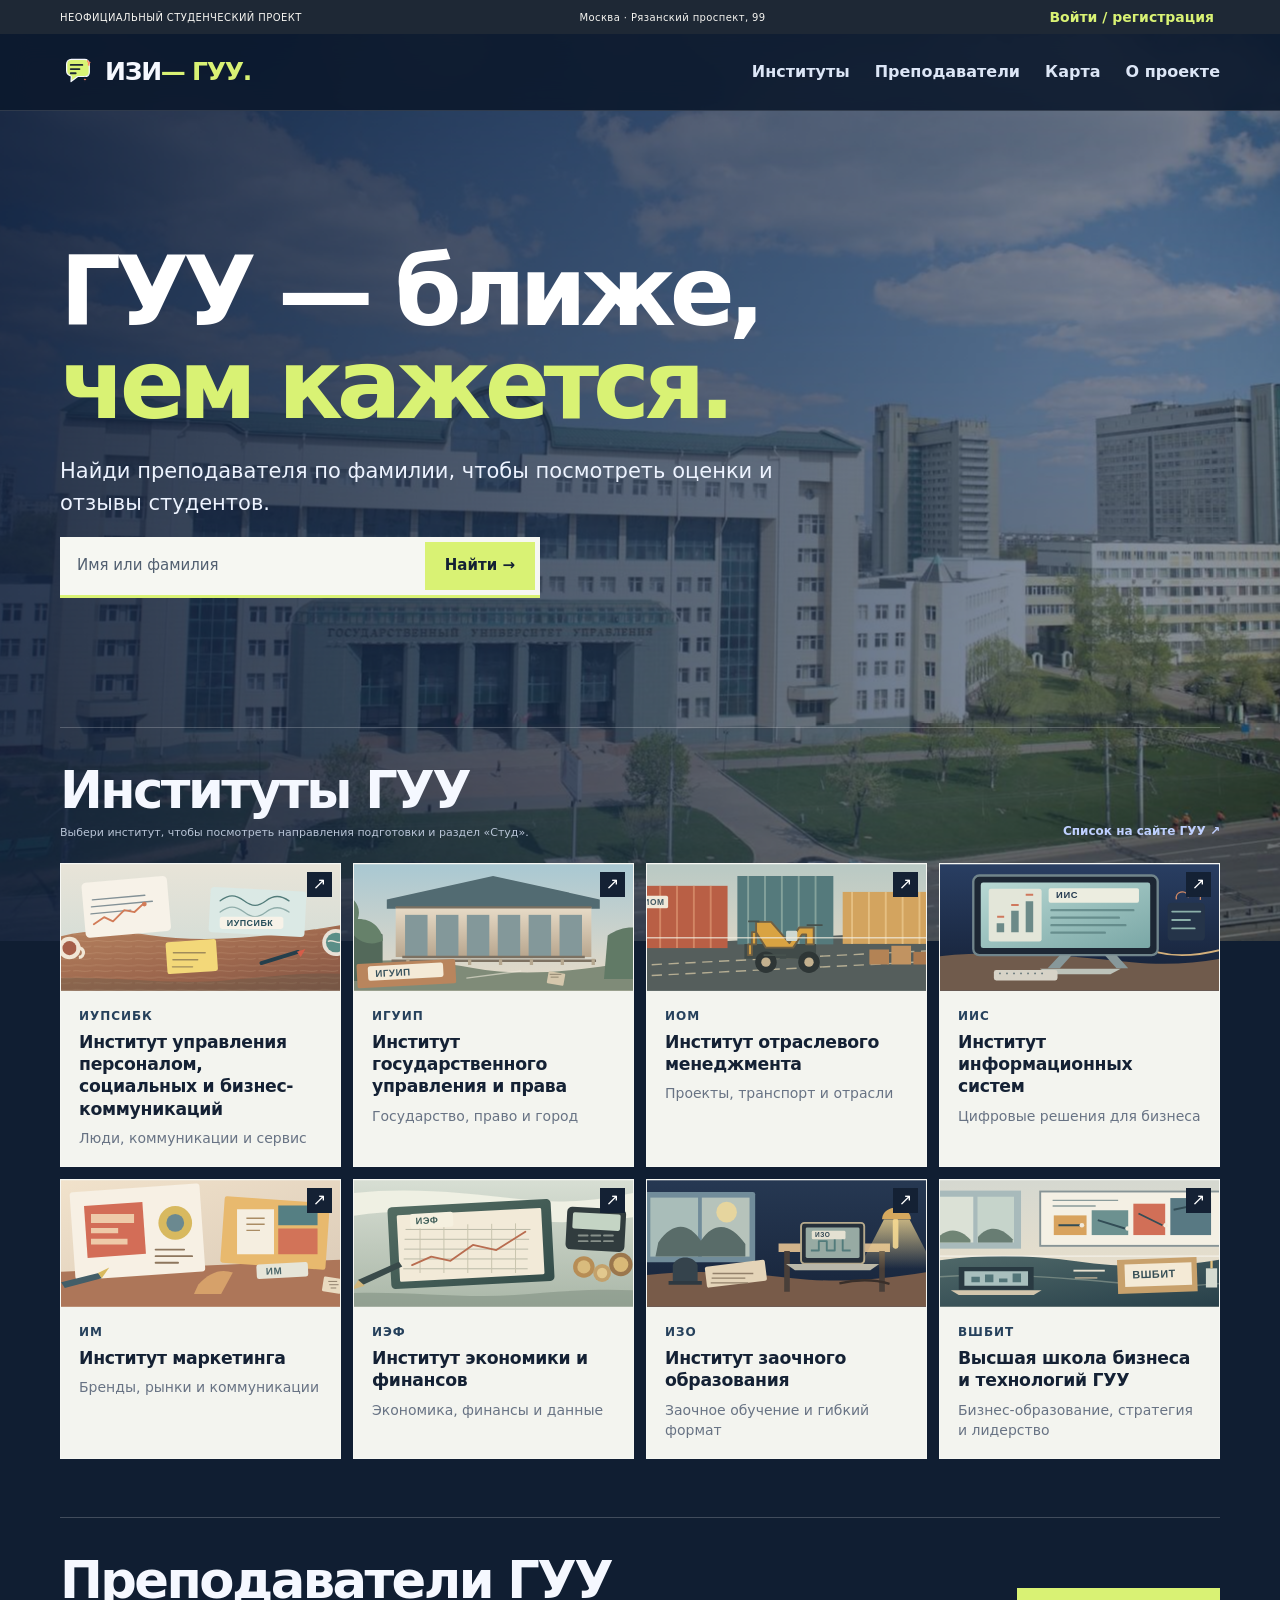
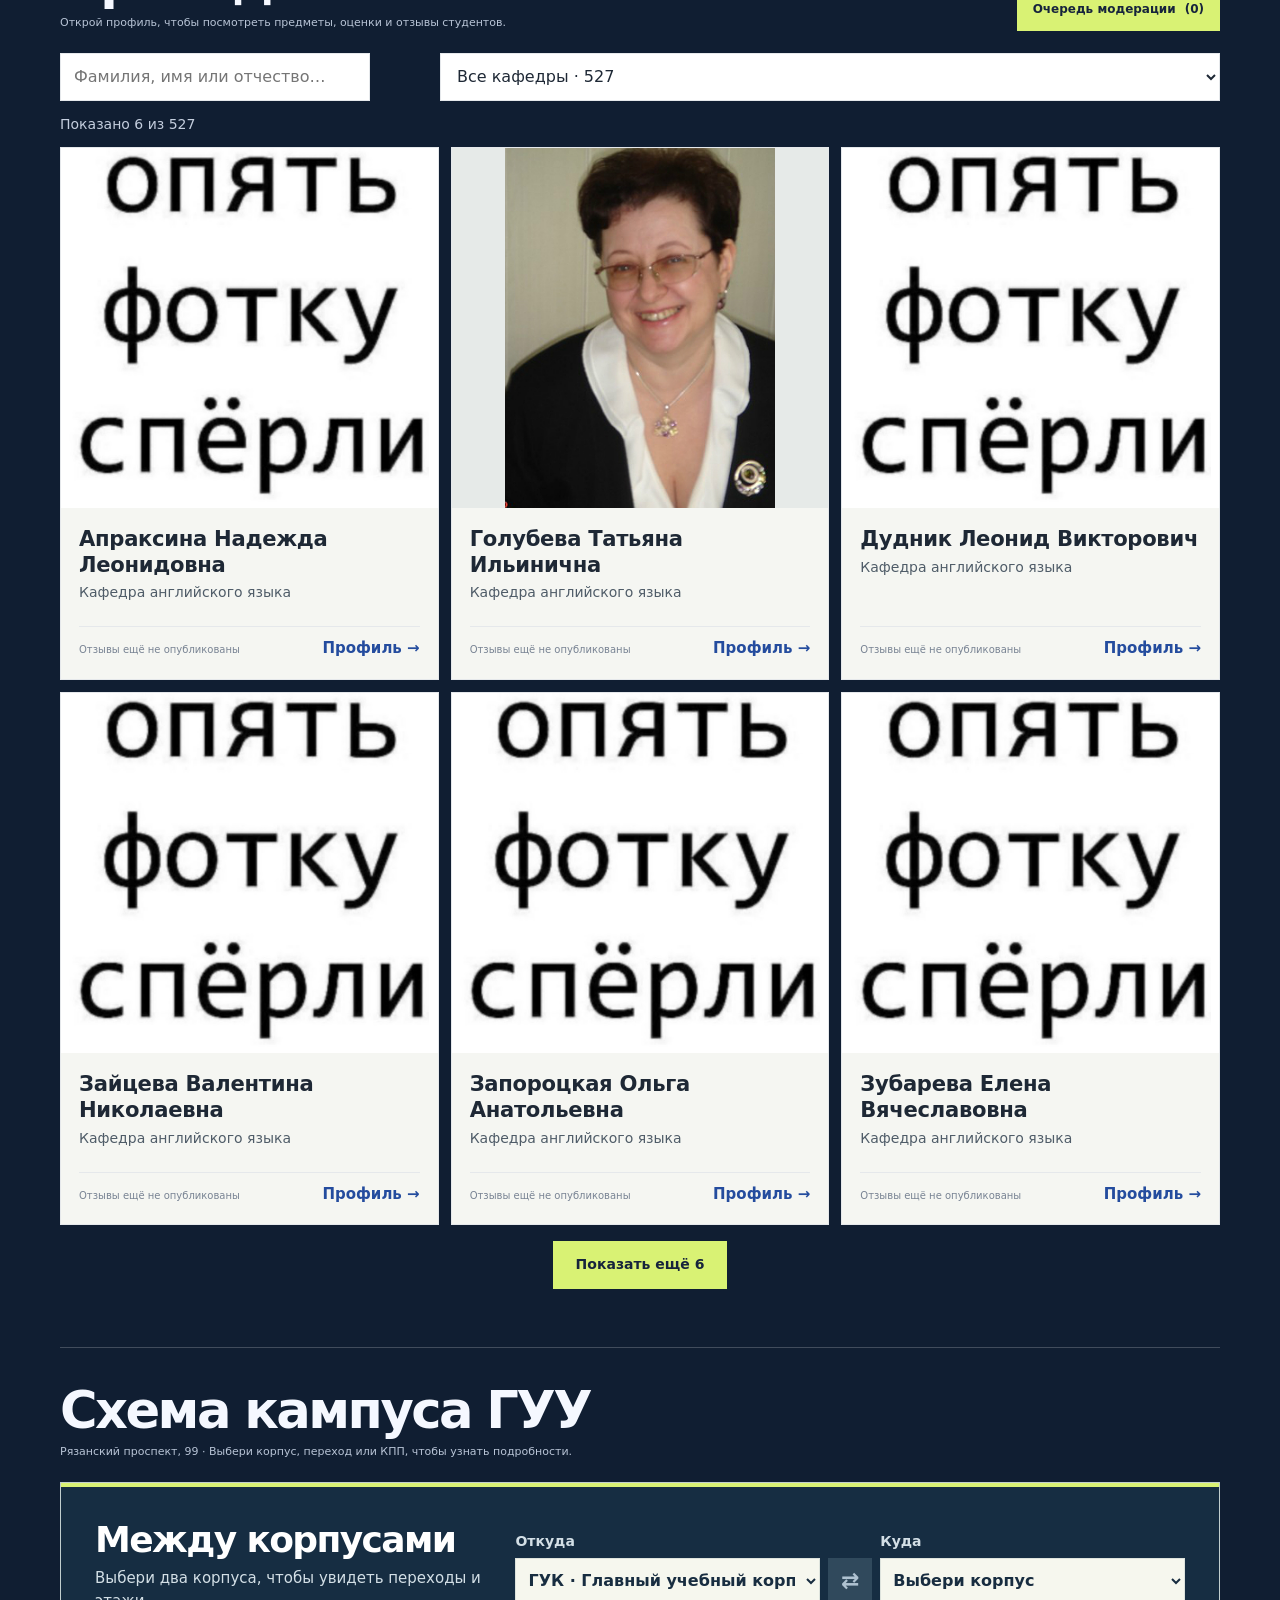
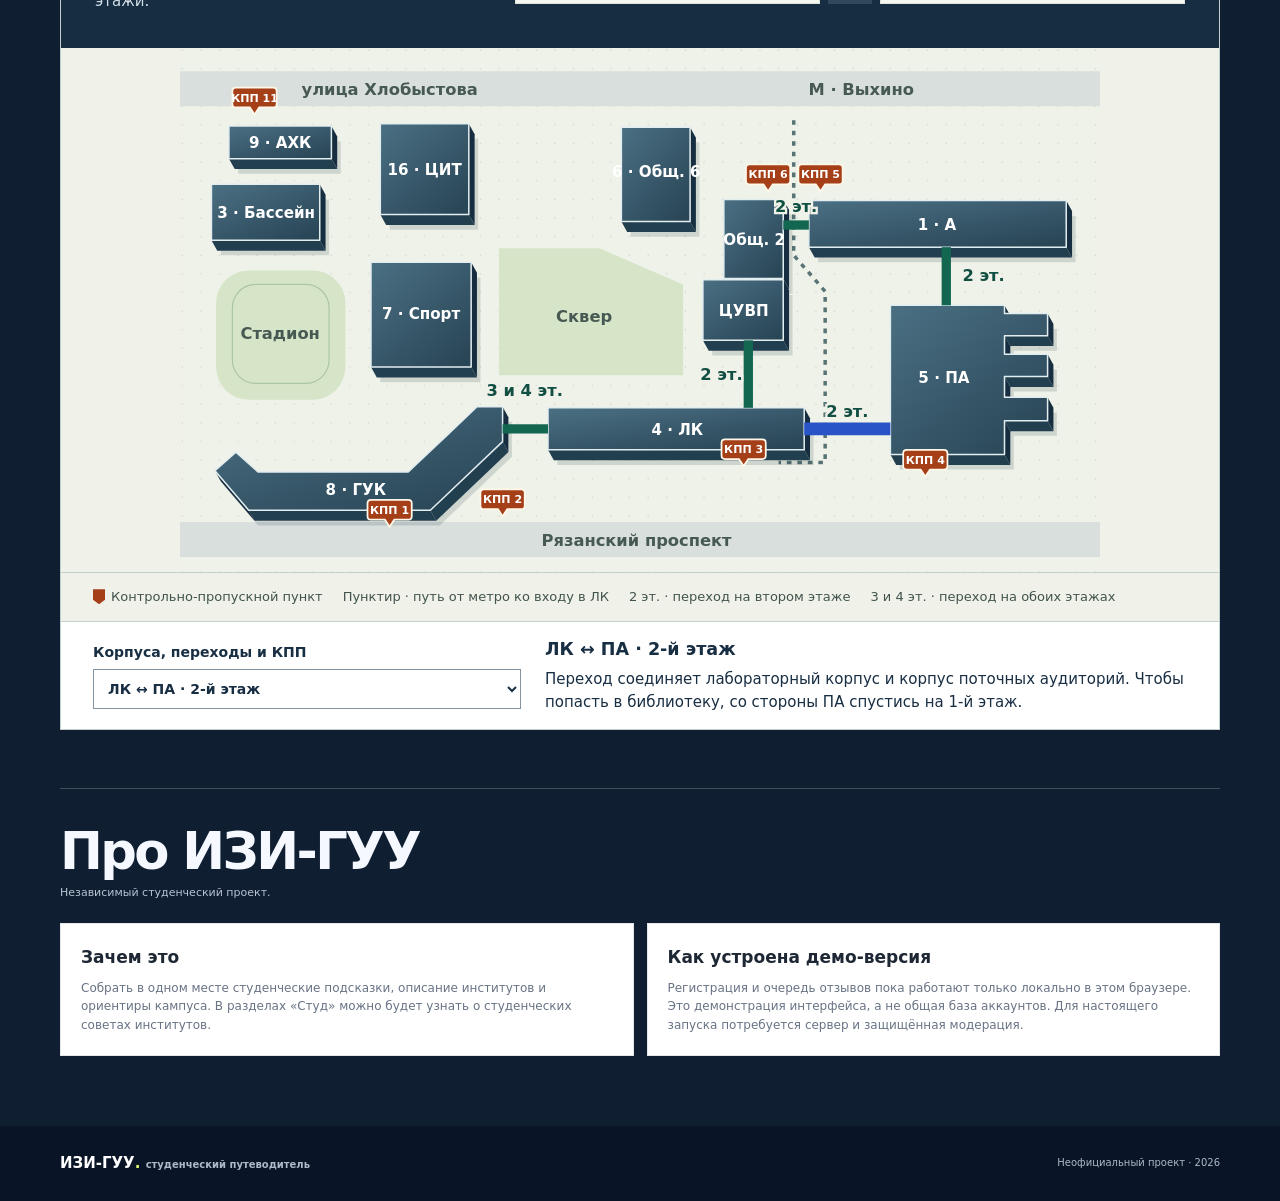
<file: index.html>
<!doctype html>
<html lang="ru">
<head>
<meta charset="utf-8"><meta name="viewport" content="width=device-width,initial-scale=1">
<meta name="description" content="ИЗИ-ГУУ — независимый студенческий путеводитель по Государственному университету управления.">
<title>ИЗИ-ГУУ — студенческий путеводитель</title>
<style>
:root{--bg:#101b30;--paper:#fff;--ink:#1e2835;--muted:#687384;--line:#e5e8eb;--blue:#2457d6;--blue2:#e9efff;--lime:#d9f274;--orange:#ff805c;--soft:#f0f2f5;--shadow:0 12px 34px #202b3d0b;--radius:18px;--sans:Inter,ui-sans-serif,system-ui,-apple-system,"Segoe UI",Arial,sans-serif}*{box-sizing:border-box}html{scroll-behavior:smooth}body{margin:0;overflow-x:hidden;background-color:var(--bg);background-image:linear-gradient(180deg,rgba(10,30,56,.69) 0%,rgba(11,28,53,.73) 28%,rgba(12,25,46,.78) 58%,rgba(14,26,47,.75) 82%,rgba(16,27,48,.72) 100%),url("images/guu-campus2.jpg");background-repeat:no-repeat,no-repeat;background-position:center center,center center;background-size:100% 100%,cover;background-attachment:fixed,fixed;color:#f5f8ff;font:15px/1.55 var(--sans)}button,input,select,textarea{font:inherit}button,a{cursor:pointer}a{color:inherit;text-decoration:none}.wrap{width:min(1160px,calc(100% - 44px));margin:0 auto}.announcement{background:var(--ink);color:#f6f5f1;font:10px var(--sans);letter-spacing:.04em}.announcement .wrap{height:34px;display:flex;align-items:center;justify-content:space-between;gap:15px}.account-link{background:none;border:0;color:var(--lime);font-weight:700;font-size:11px}.site-header{position:sticky;top:0;z-index:4;background:rgba(12,25,45,.9);backdrop-filter:blur(15px);border-bottom:1px solid #ffffff24;color:#f5f8ff}.headrow{height:76px;display:flex;align-items:center;justify-content:space-between;gap:20px}.brand{color:#f5f8ff;font-weight:900;letter-spacing:-1.7px;font-size:25px;white-space:nowrap}nav{display:flex;align-items:center;gap:25px}nav a{font-size:12px;color:#dce6f6;font-weight:650}nav a:hover{color:var(--lime)}.mobile-nav{display:none}.hero{display:block;width:100vw;max-width:100vw;margin-left:calc(50% - 50vw);padding:0 0 34px}.hero-main{position:relative;min-height:540px;padding:76px max(44px,calc((100vw - 1160px)/2)) 88px;border-radius:0;background-image:linear-gradient(90deg,rgba(10,31,63,.78) 0%,rgba(12,38,72,.70) 34%,rgba(13,44,82,.48) 68%,rgba(13,44,82,.18) 100%);background-position:center;background-size:cover;color:white;overflow:hidden;display:flex;flex-direction:column;align-items:flex-start;justify-content:center}.pill{display:inline-flex;align-items:center;gap:7px;padding:7px 11px;border-radius:999px;background:#ffffff20;font-size:10px;font-weight:750;letter-spacing:.05em;text-transform:uppercase}.pill:before{content:"";width:7px;height:7px;border-radius:50%;background:var(--lime)}h1{font-size:clamp(58px,8.5vw,108px);line-height:.96;letter-spacing:-.065em;margin:24px 0 17px;max-width:1220px}.hero-main p{font-size:19px;line-height:1.5;color:#edf3ff;max-width:740px;margin:0}.btn{display:inline-flex;align-items:center;justify-content:center;gap:9px;padding:11px 15px;background:var(--ink);color:white;border:0;border-radius:10px;font-size:12px;font-weight:750;transition:.18s}.btn:hover{background:#34445a;transform:translateY(-1px)}.btn.primary{background:var(--lime);color:var(--ink)}.btn.primary:hover{background:#e5ff8a}.btn.outline{background:transparent;color:var(--ink);border:1px solid var(--line)}.btn.outline:hover{border-color:var(--blue);color:var(--blue);background:white}#moderationQueue{background:#d9f274;color:#17243c;border-color:#d9f274;white-space:nowrap}#moderationQueue:hover{background:#e5ff8a;color:#17243c;border-color:#e5ff8a}.hero-art{position:absolute;width:32%;right:-7%;bottom:-9%;opacity:.38;pointer-events:none}.hero-main h1,.hero-main p,.hero-main .pill,.hero-main .btn{position:relative;z-index:1}.hero-side{display:grid;grid-template-rows:1fr 1fr;gap:16px}.hero-card{position:relative;padding:25px 26px;border-radius:var(--radius);overflow:hidden;min-height:175px}.hero-card.bluewash{background:var(--blue2)}.hero-card.limewash{background:var(--lime)}.hero-card .eyebrow,.eyebrow{font:750 10px var(--sans);letter-spacing:.08em;text-transform:uppercase;color:var(--muted)}.hero-card h2{font-size:24px;line-height:1.1;letter-spacing:-.8px;max-width:310px;margin:12px 0 7px}.hero-card p{font-size:13px;color:#536074;margin:0;max-width:330px}.hero-card .arrow{position:absolute;right:20px;bottom:18px;font-size:22px;color:var(--blue)}.quicklinks{display:flex;gap:9px;flex-wrap:wrap;margin-top:15px}.quicklinks span{padding:5px 9px;border-radius:999px;background:#ffffff9c;font-size:10px;font-weight:700}.section{padding:32px 0 23px;scroll-margin-top:95px}.section-top{display:flex;align-items:end;justify-content:space-between;gap:15px;margin-bottom:16px}.section-title{color:#f5f8ff;margin:0;font-size:clamp(27px,4vw,36px);line-height:1.05;letter-spacing:-1.4px}.section-kicker{font-size:11px;color:#b8c4d6;margin:6px 0 0}.text-link{color:#bfd0ff;font-size:12px;font-weight:750;white-space:nowrap}.instituteGrid{display:grid;grid-template-columns:repeat(3,1fr);gap:12px}.institute-card{color:var(--ink);position:relative;overflow:hidden;min-height:173px;padding:18px;border:1px solid var(--line);background:var(--paper);border-radius:18px;text-align:left;transition:.2s;display:flex;flex-direction:column;align-items:flex-start}.institute-card:hover,.institute-card.active{background:white;border-color:#c7d3fc;box-shadow:var(--shadow);transform:translateY(-2px)}.institute-art{display:block;width:100%;height:110px;object-fit:cover;border-radius:12px;margin-bottom:11px}.inst-abbr{display:block;margin:0 0 4px;color:var(--blue);font-size:10px;font-weight:850;letter-spacing:.12em}.institute-card h3{font-size:16px;line-height:1.22;letter-spacing:-.3px;margin:0 28px 5px 0}.institute-card p{font-size:14px;color:var(--muted);line-height:1.5;margin:0 10px 0 0}.inst-arrow{position:absolute;right:16px;bottom:15px;color:#9ca5b3;font-size:16px}.instPanel{display:none;margin-top:12px;padding:24px;background:white;border:1px solid var(--line);border-radius:18px;box-shadow:var(--shadow)}.instPanel.open{color:var(--ink);display:block;animation:arrive .22s ease-out}@keyframes arrive{from{opacity:0;transform:translateY(5px)}to{opacity:1;transform:translateY(0)}}.instPanel-head{display:flex;align-items:flex-start;justify-content:space-between;gap:18px}.instPanel-actions{display:flex;align-items:center;gap:8px;flex-wrap:wrap}.instPanel h3{font-size:22px;line-height:1.15;letter-spacing:-.7px;margin:4px 0 0}.inst-detail{display:grid;grid-template-columns:1fr 250px;gap:25px;margin-top:18px}.inst-description{font-size:17px;line-height:1.65;color:#4e5a69;max-width:740px}.inst-topics{display:flex;flex-wrap:wrap;gap:7px;margin:14px 0}.topic{padding:8px 12px;background:var(--soft);border-radius:999px;color:#465469;font-size:13px;font-weight:700}.inst-side{padding:16px;border-radius:13px;background:#f5f7fa}.inst-side b{display:block;margin-bottom:5px}.inst-side p{margin:0;color:var(--muted);font-size:15px;line-height:1.5}.inst-actions{display:flex;gap:8px;align-items:center;flex-wrap:wrap;margin-top:14px}.tabs{display:flex;gap:7px;margin-top:20px;border-bottom:1px solid var(--line)}.tab{padding:9px 13px;background:transparent;border:0;color:var(--muted);font-size:12px;font-weight:750}.tab.active{color:var(--blue);box-shadow:inset 0 -2px var(--blue)}.studEmpty{padding:17px 0;color:#b8c4d6;font-size:13px}.teacher-toolbar{display:flex;justify-content:space-between;align-items:center;gap:10px;flex-wrap:wrap;margin:12px 0}.search{width:min(310px,100%);padding:10px 13px;border:1px solid var(--line);border-radius:10px;background:white;outline:none;font-size:12px}.search:focus{border-color:var(--blue)}.teacher-select{padding:10px 12px;border:1px solid var(--line);border-radius:10px;background:white;color:var(--ink);font-size:12px;outline:none}.teacher-select:focus{border-color:var(--blue)}.filter-label{font-size:11px;color:#c4cede}.teacherGrid{display:grid;grid-template-columns:repeat(3,1fr);gap:12px}.teacher{color:var(--ink);display:flex;flex-direction:column;overflow:hidden;border:1px solid var(--line);border-radius:18px;background:white;transition:.2s;cursor:pointer}.teacher:hover,.teacher:focus-visible{box-shadow:var(--shadow);transform:translateY(-2px);outline:none}.teacher-photo{height:210px;background:#e8edf4;overflow:hidden;position:relative}.teacher-photo img{width:100%;height:100%;object-fit:cover;object-position:center 28%;display:block}.teacher-photo img.teacher-placeholder{object-fit:contain;background:#fff}.teacher-photo .photo-source{position:absolute;bottom:9px;left:9px;padding:5px 7px;background:#172331bb;color:white;border-radius:6px;font-size:9px}.teacher-body{padding:14px}.teacher h3{font-size:16px;line-height:1.2;margin:0 0 5px;letter-spacing:-.3px}.teacher-role{color:var(--muted);font-size:11px;min-height:32px}.teacher-meta{display:flex;justify-content:space-between;gap:10px;align-items:center;margin-top:12px;padding-top:10px;border-top:1px solid var(--line)}.no-score{color:#788393;font-size:10px}.rating-empty{display:inline-flex;align-items:center;gap:5px;color:#9b6b00;font-size:10px;font-weight:700}.teacher .btn{padding:8px 10px;font-size:10px}#teacherMore{display:block;margin:16px auto 0;padding:12px 22px;background:#d9f274;border:1px solid #d9f274;color:#17243c;font-size:14px;font-weight:800}#teacherMore:hover,#teacherMore:focus-visible{background:#e5ff8a;border-color:#e5ff8a;color:#17243c;transform:translateY(-1px)}.teacherNote{font-size:11px;color:#b8c4d6;margin:15px 0 0}.rating-intro{display:block}.map-layout{display:grid;grid-template-columns:1.3fr .7fr;gap:14px}.mapbox{overflow:hidden;background:#eaf0e8;border-radius:18px;border:1px solid #d9e3d6}.mapbox{height:440px}#campusMap{width:100%;height:100%;min-height:320px}.mapInfo{color:var(--ink);padding:22px;background:white;border:1px solid var(--line);border-radius:18px;min-height:250px}.mapInfo h3{font-size:20px;line-height:1.15;margin:8px 0}.mapInfo p{font-size:13px;color:var(--muted)}.mapPin{cursor:pointer}.mapPin circle{fill:var(--blue);stroke:white;stroke-width:3;transition:.15s}.mapPin text{font:800 12px var(--sans);fill:white;text-anchor:middle;dominant-baseline:central}.mapPin:hover circle{fill:var(--orange)}.map-disclaimer{font-size:10px;color:#b8c4d6;margin:11px 0}.about-grid{display:grid;grid-template-columns:1fr 1fr;gap:13px}.about-card{color:var(--ink);padding:20px;background:white;border:1px solid var(--line);border-radius:18px}.about-card h3{font-size:17px;margin:0 0 8px}.about-card p{font-size:12px;color:var(--muted);margin:0}.footer{margin-top:34px;padding:26px 0;background:#091426;color:white}.footer-row{display:flex;justify-content:space-between;gap:20px;flex-wrap:wrap;align-items:center}.footer small{font-size:10px;color:#aeb8c6}.modal{position:fixed;inset:0;z-index:10;display:none;align-items:center;justify-content:center;padding:16px;background:#101a2bc9}.modal.open{display:flex}.dialog{width:min(540px,100%);max-height:90vh;overflow:auto;background:white;border-radius:17px;padding:23px;border:1px solid var(--line);box-shadow:0 24px 90px #0d172244}.dialog h2{font-size:23px;letter-spacing:-.7px;margin:0 0 5px}.dialog-sub{font-size:12px;color:var(--muted);margin:0 0 15px}.dialog label{display:block;margin:12px 0;font-size:11px;font-weight:750;color:#566174}.dialog input,.dialog select,.dialog textarea{display:block;width:100%;margin-top:5px;padding:10px 11px;border:1px solid var(--line);border-radius:9px;background:white;font-size:12px;outline:none}.dialog input:focus,.dialog select:focus,.dialog textarea:focus{border-color:var(--blue)}.dialog-actions{display:flex;gap:8px;flex-wrap:wrap;margin-top:16px}.dialog-close{float:right;border:0;background:transparent;color:var(--muted);font-weight:700}.queue-item{border-top:1px solid var(--line);padding:13px 0}.queue-item p{font-size:12px}.hint{font-size:10px;color:var(--muted)}.toast{position:fixed;left:50%;bottom:18px;transform:translateX(-50%);z-index:20;display:none;padding:10px 15px;border-radius:9px;background:var(--ink);color:white;font-size:11px;box-shadow:var(--shadow)}.hidden{display:none!important}
@media(max-width:850px){nav{gap:13px}.hero{grid-template-columns:1fr}.hero-main{position:relative;min-height:540px;padding:76px max(44px,calc((100vw - 1160px)/2)) 88px;border-radius:0;background-image:linear-gradient(90deg,rgba(10,31,63,.78) 0%,rgba(12,38,72,.70) 34%,rgba(13,44,82,.48) 68%,rgba(13,44,82,.18) 100%);background-position:center;background-size:cover;color:white;overflow:hidden;display:flex;flex-direction:column;align-items:flex-start;justify-content:center}.hero-side{grid-template-columns:1fr 1fr;grid-template-rows:auto}.instituteGrid{grid-template-columns:repeat(2,1fr)}.teacherGrid{grid-template-columns:repeat(2,1fr)}.inst-detail{grid-template-columns:1fr 220px}}
@media(max-width:600px){.wrap{width:min(100% - 30px,1160px)}.announcement .wrap{height:30px;font-size:8px}.announcement .top-address{display:none}.headrow{height:64px}.brand{font-size:22px}.brand-mark{width:31px;height:31px}.site-header nav{display:none}.mobile-nav{display:flex;gap:13px;overflow-x:auto;padding:0 0 11px;white-space:nowrap}.mobile-nav a{font-size:10px;font-weight:700;color:#dce6f6}.hero{padding-top:17px;gap:11px}.hero-main{position:relative;min-height:540px;padding:76px max(44px,calc((100vw - 1160px)/2)) 88px;border-radius:0;background-image:linear-gradient(90deg,rgba(10,31,63,.78) 0%,rgba(12,38,72,.70) 34%,rgba(13,44,82,.48) 68%,rgba(13,44,82,.18) 100%);background-position:center;background-size:cover;color:white;overflow:hidden;display:flex;flex-direction:column;align-items:flex-start;justify-content:center}.hero h1{font-size:clamp(58px,8.5vw,108px);line-height:.96;letter-spacing:-.065em;margin:24px 0 17px;max-width:1220px}.hero-main p{font-size:16px;max-width:380px}.hero-art{width:36%;right:-8%;bottom:-10%;opacity:.28}.hero-side{gap:10px}.hero-card{min-height:155px;padding:18px}.hero-card h2{font-size:20px}.hero-card p{font-size:11px}.section{padding-top:24px}.section-title{font-size:28px}.section-top{align-items:flex-start}.section-top .text-link{font-size:10px}.section-top>.btn{font-size:10px;padding:8px 10px}.instituteGrid{grid-template-columns:1fr 1fr;gap:8px}.institute-card{min-height:190px;padding:13px}.institute-art{height:78px}.institute-card h3{font-size:14px;margin-top:9px}.institute-card p{font-size:13px}.instPanel{padding:16px}.instPanel-head{display:block}.instPanel-actions{margin-top:10px}.instPanel-actions .btn{margin-top:0}.instPanel h3{font-size:19px}.inst-detail{grid-template-columns:1fr;gap:12px}.tabs{margin-top:15px}.teacherGrid{grid-template-columns:1fr 1fr;gap:8px}.teacher-photo{height:160px}.teacher-body{padding:10px}.teacher h3{font-size:13px}.teacher-role{font-size:10px;min-height:43px}.teacher-meta{display:block}.teacher-meta .btn{margin-top:8px;width:100%}.map-layout{grid-template-columns:1fr}.mapbox svg{min-height:265px}.mapInfo{min-height:0;padding:17px}.about-grid{grid-template-columns:1fr}.footer-row{display:block}.footer-row>*{display:block;margin:5px 0}.dialog{padding:18px}.teacher-toolbar{align-items:stretch}.search{width:100%}}
*,*::before,*::after{border-radius:0!important}</style>
<style>.teacher-name-link{color:inherit}.teacher-name-link:hover{color:var(--blue)}.teacher-meta .btn{white-space:nowrap}</style>

<style id="readability-updates">
.account-link{font-size:14px}
.inst-abbr{font-size:12px;letter-spacing:.1em}
.institute-card h3{font-size:19px;line-height:1.28}
.institute-card p{font-size:16px;line-height:1.5}
.instPanel h3{font-size:27px}
.inst-description{font-size:19px;line-height:1.65}
.topic{font-size:15px}
.inst-side p{font-size:16px}
.teacher h3{font-size:18px;line-height:1.28}
.teacher-role{font-size:13px}
.site-header nav a{font-size:16px}
@media(max-width:600px){.site-header nav a{font-size:14px}.account-link{font-size:12px}.institute-card h3{font-size:16px}.institute-card p{font-size:14px}.instPanel h3{font-size:23px}.inst-description{font-size:17px}.topic{font-size:14px}.teacher h3{font-size:15px}.teacher-role{font-size:11px}}
</style><style id="osm-map-styles">
#campusMap{width:100%;height:100%;min-height:320px;background:#eaf0e8}
.leaflet-container{font:14px/1.45 var(--sans);color:var(--ink)}
.leaflet-control-attribution{font-size:10px!important}
.building-picker{display:grid;gap:6px;margin:14px 0}
.building-option{width:100%;padding:9px 10px;border:1px solid #dbe1ea;background:#f7f9fc;color:var(--ink);text-align:left;font-size:13px;font-weight:700;line-height:1.35}
.building-option:hover,.building-option[aria-pressed="true"]{border-color:var(--blue);background:#eaf0ff;color:#173caa}
@media(max-width:600px){.building-option{font-size:12px}}
</style>
<style id="brand-refresh">.brand{display:inline-flex;align-items:center;gap:9px;letter-spacing:-1.25px}
.brand-mark{width:36px;height:36px;display:block;flex:none}
.brand-title{color:#f5f8ff;white-space:nowrap}
.brand .brand-guu,.brand .brand-dot{color:var(--lime)}
.brand-guu{font-weight:800}
@media(max-width:600px){.brand{gap:7px;letter-spacing:-1px}.brand-mark{width:31px;height:31px}.brand-title{font-size:21px}}</style>
<style id="hero-institutes-transition">
.hero-main{background-image:none}
.hero-main::before{content:"";position:absolute;inset:0;z-index:0;pointer-events:none;background-image:linear-gradient(90deg,rgba(10,31,63,.78) 0%,rgba(12,38,72,.70) 34%,rgba(13,44,82,.48) 68%,rgba(13,44,82,.18) 100%);background-position:center;background-size:cover;background-repeat:no-repeat;-webkit-mask-image:linear-gradient(180deg,#000 0%,#000 66%,transparent 100%);mask-image:linear-gradient(180deg,#000 0%,#000 66%,transparent 100%)}
</style><style id="mobile-motion-refresh">
@media(max-width:600px){
 body{background-attachment:scroll,scroll}
 .wrap{width:calc(100% - 28px)}
 .headrow{gap:10px;height:62px}
 .brand{gap:7px;letter-spacing:-.8px;font-size:20px;min-width:0}
 .brand-title{font-size:20px}
 .mobile-nav{gap:17px;padding:0 14px 10px;scrollbar-width:none;-webkit-overflow-scrolling:touch}
 .mobile-nav::-webkit-scrollbar{display:none}
 .mobile-nav a{font-size:12px}
 .hero-main{min-height:clamp(410px,82svh,520px);padding:58px 20px 64px}
 .hero-main h1{font-size:clamp(42px,11.7vw,58px);letter-spacing:-.055em;max-width:100%;overflow-wrap:break-word}
 .hero-main p{font-size:16px;max-width:100%}
 .hero-art{width:44%;right:-5%;bottom:-8%;opacity:.22}
 .section{padding-top:28px;padding-bottom:28px}
 .section-title{font-size:clamp(27px,8vw,34px);line-height:1.08}
 .section-kicker{font-size:14px;line-height:1.45}
 .section-top{gap:10px}
 .section-top>.btn{min-height:42px;padding:9px 11px;white-space:nowrap}
 .instituteGrid,.teacherGrid{grid-template-columns:repeat(2,minmax(0,1fr));gap:10px}
 .institute-card{min-width:0;min-height:185px;padding:12px}
 .institute-card h3{font-size:clamp(14px,3.9vw,17px);line-height:1.25;overflow-wrap:anywhere}
 .institute-art{height:80px}
 .teacher{min-width:0}
 .teacher-photo{height:clamp(132px,40vw,176px)}
 .teacher-body{padding:11px}
 .teacher h3{font-size:15px;overflow-wrap:anywhere}
 .teacher-role{font-size:11px;min-height:0}
 .teacher-meta{display:block}
 .teacher-meta .btn{width:100%;min-height:42px;margin-top:8px}
 .teacher-toolbar{display:grid;grid-template-columns:minmax(0,1fr);gap:8px}
 .search,.teacher-select{width:100%;min-height:44px}
 .map-layout{grid-template-columns:minmax(0,1fr);gap:12px}
 .mapbox{height:clamp(320px,72vw,440px);border-radius:14px}
 #campusMap{height:100%;min-height:0;touch-action:pan-x pan-y}
 .leaflet-control-zoom a{width:36px!important;height:36px!important;line-height:36px!important}
 .leaflet-control-attribution{height:auto!important;max-width:78%;white-space:normal;line-height:1.25;background:rgba(255,255,255,.88)}
 .leaflet-control-attribution .leaflet-attribution-flag{display:none!important}
 .mapInfo{min-height:0;padding:16px;border-radius:14px}
 .building-option{min-height:42px}
 .instPanel{padding:14px}
 .instPanel-actions .btn{min-height:42px}
 .about-grid{grid-template-columns:minmax(0,1fr)}
 button,.btn{touch-action:manipulation}
}
@media(max-width:380px){
 .hero-main{padding-inline:16px}
 .hero-main h1{font-size:40px}
 .hero-side{grid-template-columns:1fr}
 .instituteGrid,.teacherGrid{grid-template-columns:1fr}
 .institute-card{min-height:160px}
 .institute-art{height:96px}
 .teacher-photo{height:220px}
}
</style>
<link rel="stylesheet" href="motion2.css">
<link rel="stylesheet" href="edition3.css">
</head>
<body class="guide">
<a class="skip-link" href="#teachers">К поиску преподавателей</a>
<div class="announcement"><div class="wrap"><span>НЕОФИЦИАЛЬНЫЙ СТУДЕНЧЕСКИЙ ПРОЕКТ</span><span class="top-address">Москва · Рязанский проспект, 99</span><button class="account-link" id="accountBtn" onclick="openAccount()">Войти / регистрация</button></div></div>
<header class="site-header"><div class="wrap"><div class="headrow"><a class="brand" href="#home" aria-label="ИЗИ-ГУУ — на главную"><img class="brand-mark" src="images/izi-mark2.svg" alt=""><span class="brand-title">ИЗИ<span class="brand-guu">— ГУУ</span><span class="brand-dot">.</span></span></a><nav><a href="#institutes">Институты</a><a href="#teachers">Преподаватели</a><a href="#map">Карта</a><a href="#about">О проекте</a></nav></div><nav class="mobile-nav"><a href="#institutes">Институты</a><a href="#teachers">Преподаватели</a><a href="#map">Карта</a><a href="#about">О проекте</a></nav></div></header>
<main class="wrap" id="home">
<section class="hero" aria-labelledby="home-title">
  <div class="hero-main">
    <h1 id="home-title">ГУУ — ближе,<br><em>чем кажется.</em></h1>
    <p>Найди преподавателя по фамилии, чтобы посмотреть оценки и отзывы студентов.</p>
    <div class="quick-lookup">
    <form class="hero-search" id="quickSearch" role="search">
      <input id="quickName" type="search" aria-label="Имя или фамилия преподавателя" placeholder="Имя или фамилия" autocomplete="off">
      <button type="submit">Найти <span aria-hidden="true">→</span></button>
    </form>
    <div id="quickResults" class="quick-results" aria-label="Найденные преподаватели" hidden></div>
    </div>
  </div>
</section>

<section class="section" id="institutes"><div class="section-top"><div><h2 class="section-title">Институты ГУУ</h2><p class="section-kicker">Выбери институт, чтобы посмотреть направления подготовки и раздел «Студ».</p></div><a class="text-link" href="https://guu77.ru/institute" target="_blank" rel="noopener">Список на сайте ГУУ ↗</a></div><div class="instituteGrid" id="instituteGrid"></div><div class="instPanel" id="instPanel"><div class="instPanel-head"><div><span class="eyebrow" id="instLabel">ИНСТИТУТ ГУУ</span><h3 id="instTitle"></h3></div><div class="instPanel-actions"><a class="btn outline" id="instSource" target="_blank" rel="noopener">Подробнее на сайте ↗</a><button class="btn outline" id="hideInstitute" type="button">Скрыть блок</button></div></div><div class="tabs"><button class="tab active" data-tab="overview">Об институте</button><button class="tab" data-tab="stud">Студ</button></div><div id="instOverview"></div><div id="studPane" class="studEmpty hidden">Пока просто пусто.</div></div></section>

<section class="section" id="teachers"><div class="section-top"><div><h2 class="section-title">Преподаватели ГУУ</h2><p class="section-kicker">Открой профиль, чтобы посмотреть предметы, оценки и отзывы студентов.</p></div><button class="btn outline" id="moderationQueue" type="button" onclick="openQueue()">Очередь модерации <span id="queueCount">(0)</span></button></div><div class="rating-intro"><div class="teacher-toolbar"><input class="search" id="teacherSearch" type="search" placeholder="Фамилия, имя или отчество…" aria-label="Поиск преподавателя по ФИО"><select class="teacher-select" id="departmentFilter" aria-label="Фильтр по кафедре"></select></div><section class="recent-teachers" id="recentTeachers" aria-labelledby="recentHeading" hidden>
  <div class="recent-heading"><h3 id="recentHeading">Недавно смотрели</h3><button type="button" id="clearRecentTeachers" aria-label="Очистить историю просмотра преподавателей">Очистить</button></div>
  <ul id="recentTeacherLinks"></ul>
</section>
<div id="teacherCount" class="filter-label" role="status"></div><div class="teacherGrid" id="teacherGrid"></div>
<div id="catalogueEmpty" class="empty-catalogue hidden">Совпадений нет. Попробуй другую фамилию или выбери все кафедры.<button class="btn outline reset-search" type="button" id="resetSearch">Сбросить поиск</button></div><button class="btn outline" id="teacherMore" type="button" aria-controls="teacherGrid">Показать ещё 6</button></div></section>

<section class="section" id="map" aria-labelledby="plan-title">
  <div class="section-top"><div><h2 class="section-title" id="plan-title">Схема кампуса ГУУ</h2><p class="section-kicker">Рязанский проспект, 99 · Выбери корпус, переход или КПП, чтобы узнать подробности.</p></div></div>
  <div class="campus-sheet">
    <section class="route-panel" id="campus-route" aria-labelledby="route-title">
      <div class="route-heading"><h3 id="route-title">Между корпусами</h3><p>Выбери два корпуса, чтобы увидеть переходы и этажи.</p></div>
      <div class="route-controls">
        <label>Откуда<select id="routeFrom"></select></label>
        <button type="button" id="routeSwap" title="Поменять корпуса местами" aria-label="Поменять корпуса местами">⇄</button>
        <label>Куда<select id="routeTo"><option value="">Выбери корпус</option></select></label>
      </div>
      <div class="route-result" aria-live="polite"><ol id="routeSteps"></ol><p id="routeMessage"></p></div>
    </section>
    <div class="plan-canvas">
      <svg viewBox="0 0 790 450" role="group" aria-label="Корпуса ГУУ, переходы и КПП">
        <defs>
          <linearGradient id="campus-roof" x2=".85" y2="1"><stop stop-color="#4b7083"/><stop offset="1" stop-color="#294657"/></linearGradient>
          <pattern id="campus-grid" width="16" height="16" patternUnits="userSpaceOnUse"><circle cx="2" cy="2" r=".7" fill="#acb9ad"/></pattern>
        </defs>
        <rect width="790" height="450" fill="#eff2e9"/><rect width="790" height="450" fill="url(#campus-grid)" opacity=".46"/>
        <g class="plan-landscape" aria-hidden="true">
          <path d="M0 35H790 M0 422H790" stroke="#d9dfdd" stroke-width="30"/>
          <text x="180" y="40">улица Хлобыстова</text><text x="585" y="40">М · Выхино</text>
          <text x="392" y="428">Рязанский проспект</text>
          <rect x="31" y="191" width="111" height="111" rx="28" fill="#d6e4c8"/>
          <rect x="45" y="203" width="83" height="85" rx="20" fill="none" stroke="#abc6a0"/>
          <text x="86" y="250">Стадион</text>
          <path d="M274 172H360L432 203V281H274Z" fill="#d6e4c8"/><text x="347" y="235">Сквер</text>
          <path d="M527 62V178L554 209V356H514" fill="none" stroke="#587375" stroke-width="3" stroke-dasharray="4 5"/>
          
        </g>
        <g class="plan-building" role="button" tabindex="0" aria-label="1. Административный корпус" aria-pressed="false" data-place="b1"><title>Административный корпус</title><path class="plan-shadow" d="M540 131H761V171H540Z" transform="translate(8 13)"/><path class="wall side" d="M761 131L761 171l5 9L766 140Z"/><path class="wall front" d="M761 171L540 171l5 9L766 180Z"/><path class="roof" d="M540 131H761V171H540Z"/><text x="650" y="156">1 · А</text></g>
<g class="plan-building" role="button" tabindex="0" aria-label="2. Общежитие № 2" aria-pressed="false" data-place="b2"><title>Общежитие № 2</title><path class="plan-shadow" d="M467 130H518V198H467Z" transform="translate(8 13)"/><path class="wall side" d="M518 130L518 198l5 9L523 139Z"/><path class="wall front" d="M518 198L467 198l5 9L523 207Z"/><path class="roof" d="M467 130H518V198H467Z"/><text x="493" y="169">Общ. 2</text></g>
<g class="plan-building" role="button" tabindex="0" aria-label="ЦУВП" aria-pressed="false" data-place="cuvp"><title>ЦУВП</title><path class="plan-shadow" d="M449 199H518V251H449Z" transform="translate(8 13)"/><path class="wall side" d="M518 199L518 251l5 9L523 208Z"/><path class="wall front" d="M518 251L449 251l5 9L523 260Z"/><path class="roof" d="M449 199H518V251H449Z"/><text x="484" y="230">ЦУВП</text></g>
<g class="plan-building" role="button" tabindex="0" aria-label="3. Бассейн" aria-pressed="false" data-place="b3"><title>Бассейн</title><path class="plan-shadow" d="M27 117H120V165H27Z" transform="translate(8 13)"/><path class="wall side" d="M120 117L120 165l5 9L125 126Z"/><path class="wall front" d="M120 165L27 165l5 9L125 174Z"/><path class="roof" d="M27 117H120V165H27Z"/><text x="74" y="146">3 · Бассейн</text></g>
<g class="plan-building" role="button" tabindex="0" aria-label="4. Лабораторный корпус" aria-pressed="false" data-place="b4"><title>Лабораторный корпус</title><path class="plan-shadow" d="M316 309H536V345H316Z" transform="translate(8 13)"/><path class="wall side" d="M536 309L536 345l5 9L541 318Z"/><path class="wall front" d="M536 345L316 345l5 9L541 354Z"/><path class="roof" d="M316 309H536V345H316Z"/><text x="427" y="332">4 · ЛК</text></g>
<g class="plan-building" role="button" tabindex="0" aria-label="5. Корпус поточных аудиторий" aria-pressed="false" data-place="b5"><title>Корпус поточных аудиторий</title><path class="plan-shadow" d="M610 221H708V228H745V247H708V263H745V282H708V300H745V320H708V349H610Z" transform="translate(8 13)"/><path class="wall side" d="M708 221L708 228l5 9L713 230Z"/><path class="wall side" d="M745 228L745 247l5 9L750 237Z"/><path class="wall front" d="M745 247L708 247l5 9L750 256Z"/><path class="wall side" d="M708 247L708 263l5 9L713 256Z"/><path class="wall side" d="M745 263L745 282l5 9L750 272Z"/><path class="wall front" d="M745 282L708 282l5 9L750 291Z"/><path class="wall side" d="M708 282L708 300l5 9L713 291Z"/><path class="wall side" d="M745 300L745 320l5 9L750 309Z"/><path class="wall front" d="M745 320L708 320l5 9L750 329Z"/><path class="wall side" d="M708 320L708 349l5 9L713 329Z"/><path class="wall front" d="M708 349L610 349l5 9L713 358Z"/><path class="roof" d="M610 221H708V228H745V247H708V263H745V282H708V300H745V320H708V349H610Z"/><text x="656" y="288">5 · ПА</text></g>
<g class="plan-building" role="button" tabindex="0" aria-label="6. Общежитие № 6" aria-pressed="false" data-place="b6"><title>Общежитие № 6</title><path class="plan-shadow" d="M379 68H438V149H379Z" transform="translate(8 13)"/><path class="wall side" d="M438 68L438 149l5 9L443 77Z"/><path class="wall front" d="M438 149L379 149l5 9L443 158Z"/><path class="roof" d="M379 68H438V149H379Z"/><text x="409" y="111">6 · Общ. 6</text></g>
<g class="plan-building" role="button" tabindex="0" aria-label="7. Спорткомплекс" aria-pressed="false" data-place="b7"><title>Спорткомплекс</title><path class="plan-shadow" d="M164 184H250V274H164Z" transform="translate(8 13)"/><path class="wall side" d="M250 184L250 274l5 9L255 193Z"/><path class="wall front" d="M250 274L164 274l5 9L255 283Z"/><path class="roof" d="M164 184H250V274H164Z"/><text x="207" y="233">7 · Спорт</text></g>
<g class="plan-building" role="button" tabindex="0" aria-label="8. Главный учебный корпус" aria-pressed="false" data-place="b8"><title>Главный учебный корпус</title><path class="plan-shadow" d="M30 363L48 347L67 364H196L231 331L255 308H277V338L215 397H59Z" transform="translate(8 13)"/><path class="wall side" d="M277 308L277 338l5 9L282 317Z"/><path class="wall front" d="M277 338L215 397l5 9L282 347Z"/><path class="wall front" d="M215 397L59 397l5 9L220 406Z"/><path class="wall side" d="M59 397L30 363l5 9L64 406Z"/><path class="roof" d="M30 363L48 347L67 364H196L231 331L255 308H277V338L215 397H59Z"/><text x="151" y="384">8 · ГУК</text></g>
<g class="plan-building" role="button" tabindex="0" aria-label="9. Административно-хозяйственный корпус" aria-pressed="false" data-place="b9"><title>Административно-хозяйственный корпус</title><path class="plan-shadow" d="M42 67H130V95H42Z" transform="translate(8 13)"/><path class="wall side" d="M130 67L130 95l5 9L135 76Z"/><path class="wall front" d="M130 95L42 95l5 9L135 104Z"/><path class="roof" d="M42 67H130V95H42Z"/><text x="86" y="86">9 · АХК</text></g>
<g class="plan-building" role="button" tabindex="0" aria-label="16. Центр информационных технологий" aria-pressed="false" data-place="b16"><title>Центр информационных технологий</title><path class="plan-shadow" d="M172 65H248V143H172Z" transform="translate(8 13)"/><path class="wall side" d="M248 65L248 143l5 9L253 74Z"/><path class="wall front" d="M248 143L172 143l5 9L253 152Z"/><path class="roof" d="M172 65H248V143H172Z"/><text x="210" y="109">16 · ЦИТ</text></g>
        <g class="plan-bridge" role="button" tabindex="0" aria-label="А ↔ Общежитие № 2 · 2-й этаж" aria-pressed="false" data-place="ad"><title>А ↔ Общежитие № 2 · 2-й этаж</title><path class="bridge-hit" d="M518 152H540"/><path class="bridge-line" d="M518 152H540"/><text x="529" y="141">2 эт.</text></g>
        <g class="plan-bridge " role="button" tabindex="0" aria-label="ЛК ↔ ПА · 2-й этаж" aria-pressed="false" data-place="lp"><title>ЛК ↔ ПА · 2-й этаж</title><path class="bridge-hit" d="M536 327H610"/><path class="bridge-line" d="M536 327H610"/><text x="573" y="317" dx="0">2 эт.</text></g>
<g class="plan-bridge " role="button" tabindex="0" aria-label="А ↔ ПА · 2-й этаж" aria-pressed="false" data-place="ap"><title>А ↔ ПА · 2-й этаж</title><path class="bridge-hit" d="M658 171V221"/><path class="bridge-line" d="M658 171V221"/><text x="658" y="200" dx="32">2 эт.</text></g>
<g class="plan-bridge" role="button" tabindex="0" aria-label="ЛК ↔ ЦУВП · 2-й этаж" aria-pressed="false" data-place="lc"><title>ЛК ↔ ЦУВП · 2-й этаж</title><path class="bridge-hit" d="M488 251V309"/><path class="bridge-line" d="M488 251V309"/><text x="465" y="285">2 эт.</text></g>
<g class="plan-bridge" role="button" tabindex="0" aria-label="ГУК ↔ ЛК · 3-й и 4-й этажи" aria-pressed="false" data-place="ul"><title>ГУК ↔ ЛК · 3-й и 4-й этажи</title><path class="bridge-hit" d="M277 327H316"/><path class="bridge-line" d="M277 327H316"/><text x="296" y="299" dx="0">3 и 4 эт.</text></g>
        <g class="plan-gate" transform="translate(180 411)" role="button" tabindex="0" aria-pressed="false" aria-label="КПП № 1" data-place="gate1">
          <title>КПП № 1</title><rect class="gate-hit" x="-18" y="-29" width="36" height="34"/><path class="gate-pin" d="M-16 -23H16Q19 -23 19 -20V-9Q19 -6 16 -6H4L0 0L-4 -6H-16Q-19 -6 -19 -9V-20Q-19 -23 -16 -23Z"/><text y="-11">КПП 1</text></g>
        <g class="plan-gate" transform="translate(277 402)" role="button" tabindex="0" aria-pressed="false" aria-label="КПП № 2" data-place="gate2">
          <title>КПП № 2</title><rect class="gate-hit" x="-18" y="-29" width="36" height="34"/><path class="gate-pin" d="M-16 -23H16Q19 -23 19 -20V-9Q19 -6 16 -6H4L0 0L-4 -6H-16Q-19 -6 -19 -9V-20Q-19 -23 -16 -23Z"/><text y="-11">КПП 2</text></g>
        <g class="plan-gate" transform="translate(484 359)" role="button" tabindex="0" aria-pressed="false" aria-label="КПП № 3" data-place="gate3">
          <title>КПП № 3</title><rect class="gate-hit" x="-18" y="-29" width="36" height="34"/><path class="gate-pin" d="M-16 -23H16Q19 -23 19 -20V-9Q19 -6 16 -6H4L0 0L-4 -6H-16Q-19 -6 -19 -9V-20Q-19 -23 -16 -23Z"/><text y="-11">КПП 3</text></g>
        <g class="plan-gate" transform="translate(640 368)" role="button" tabindex="0" aria-pressed="false" aria-label="КПП № 4" data-place="gate4">
          <title>КПП № 4</title><rect class="gate-hit" x="-18" y="-29" width="36" height="34"/><path class="gate-pin" d="M-16 -23H16Q19 -23 19 -20V-9Q19 -6 16 -6H4L0 0L-4 -6H-16Q-19 -6 -19 -9V-20Q-19 -23 -16 -23Z"/><text y="-11">КПП 4</text></g>
        <g class="plan-gate" transform="translate(550 123)" role="button" tabindex="0" aria-pressed="false" aria-label="КПП № 5" data-place="gate5">
          <title>КПП № 5</title><rect class="gate-hit" x="-18" y="-29" width="36" height="34"/><path class="gate-pin" d="M-16 -23H16Q19 -23 19 -20V-9Q19 -6 16 -6H4L0 0L-4 -6H-16Q-19 -6 -19 -9V-20Q-19 -23 -16 -23Z"/><text y="-11">КПП 5</text></g>
        <g class="plan-gate" transform="translate(505 123)" role="button" tabindex="0" aria-pressed="false" aria-label="КПП № 6" data-place="gate6">
          <title>КПП № 6</title><rect class="gate-hit" x="-18" y="-29" width="36" height="34"/><path class="gate-pin" d="M-16 -23H16Q19 -23 19 -20V-9Q19 -6 16 -6H4L0 0L-4 -6H-16Q-19 -6 -19 -9V-20Q-19 -23 -16 -23Z"/><text y="-11">КПП 6</text></g>
        <g class="plan-gate" transform="translate(64 57)" role="button" tabindex="0" aria-pressed="false" aria-label="КПП № 11" data-place="gate11">
          <title>КПП № 11</title><rect class="gate-hit" x="-18" y="-29" width="36" height="34"/><path class="gate-pin" d="M-16 -23H16Q19 -23 19 -20V-9Q19 -6 16 -6H4L0 0L-4 -6H-16Q-19 -6 -19 -9V-20Q-19 -23 -16 -23Z"/><text y="-11">КПП 11</text></g>
      </svg>
    </div>
    <div class="plan-key"><span class="gate-key"><i aria-hidden="true"></i> Контрольно-пропускной пункт</span><span>Пунктир · путь от метро ко входу в ЛК</span><span>2 эт. · переход на втором этаже</span><span>3 и 4 эт. · переход на обоих этажах</span></div>
    <div class="plan-readout">
      <label for="plan-select">Корпуса, переходы и КПП<select id="plan-select"><optgroup label="Корпуса"><option value="b1">1 · Административный корпус</option><option value="b2">2 · Общежитие № 2</option><option value="cuvp">ЦУВП</option><option value="b3">3 · Бассейн</option><option value="b4">4 · Лабораторный корпус</option><option value="b5">5 · Корпус поточных аудиторий</option><option value="b6">6 · Общежитие № 6</option><option value="b7">7 · Спорткомплекс</option><option value="b8">8 · Главный учебный корпус</option><option value="b9">9 · Административно-хозяйственный корпус</option><option value="b16">16 · Центр информационных технологий</option></optgroup><optgroup label="Переходы"><option value="ad">А ↔ Общежитие № 2 · 2-й этаж</option><option value="lp">ЛК ↔ ПА · 2-й этаж</option><option value="ap">А ↔ ПА · 2-й этаж</option><option value="lc">ЛК ↔ ЦУВП · 2-й этаж</option><option value="ul">ГУК ↔ ЛК · 3-й и 4-й этажи</option></optgroup><optgroup label="КПП"><option value="gate1">КПП № 1</option><option value="gate2">КПП № 2</option><option value="gate3">КПП № 3</option><option value="gate4">КПП № 4</option><option value="gate5">КПП № 5</option><option value="gate6">КПП № 6</option><option value="gate11">КПП № 11</option></optgroup></select></label>
      <div aria-live="polite" aria-atomic="true"><h3 id="plan-name"></h3><p id="plan-info"></p></div>
    </div>
  </div>
</section>

<section class="section" id="about"><div class="section-top"><div><h2 class="section-title">Про ИЗИ-ГУУ</h2><p class="section-kicker">Независимый студенческий проект.</p></div></div><div class="about-grid"><article class="about-card"><h3>Зачем это</h3><p>Собрать в одном месте студенческие подсказки, описание институтов и ориентиры кампуса. В разделах «Студ» можно будет узнать о студенческих советах институтов.</p></article><article class="about-card"><h3>Как устроена демо-версия</h3><p>Регистрация и очередь отзывов пока работают только локально в этом браузере. Это демонстрация интерфейса, а не общая база аккаунтов. Для настоящего запуска потребуется сервер и защищённая модерация.</p></article></div></section>
</main>
<footer class="footer"><div class="wrap footer-row"><strong>ИЗИ-ГУУ<span style="color:var(--lime)">.</span> <small>студенческий путеводитель</small></strong><small>Неофициальный проект · 2026</small></div></footer>

<div class="modal" id="accountModal" role="dialog" aria-modal="true"><div class="dialog"><button class="dialog-close" onclick="closeModal('accountModal')">Закрыть ✕</button><h2>Аккаунт</h2><p class="dialog-sub" id="accountHelp">Демо-аккаунт сохранится в этом браузере. Не используй настоящий пароль.</p><div id="accountSignedIn" class="hidden"><p class="dialog-sub" id="accountSummary"></p><div class="dialog-actions"><button class="btn outline" type="button" onclick="logout()">Выйти из аккаунта</button></div></div><form id="accountForm"><label>Имя<input id="accountName" required maxlength="40" placeholder="Как к тебе обращаться"></label><label>Статус в университете<select id="accountRole" required><option value="student">Студент</option><option value="student_council">Студент Студсовета</option></select></label><label>Email<input id="accountEmail" required type="email" placeholder="student@example.ru"></label><label>Пароль<input id="accountPassword" required type="password" minlength="6" placeholder="Не менее 6 символов"></label><div class="dialog-actions"><button class="btn" type="submit">Создать аккаунт</button><button class="btn outline" type="button" id="loginButton">Войти</button></div><p class="dialog-sub" role="status" id="accountMessage"></p></form></div></div>
<div class="modal" id="queueModal" role="dialog" aria-modal="true"><div class="dialog"><button class="dialog-close" onclick="closeModal('queueModal')">Закрыть ✕</button><h2>Очередь модерации</h2><p class="dialog-sub">Локальная демо-панель на этом устройстве.</p><div id="queueItems"></div></div></div><div class="toast" id="toast"></div>
<script src="motion2.js"></script>
<script src="ratings2.js"></script><script src="faculty-data2.js"></script><script>
const institutes=[
 {name:'Институт управления персоналом, социальных и бизнес-коммуникаций',abbr:'ИУПСИБК',art:'iupsbk2.svg',short:'Люди, коммуникации и сервис',description:'Здесь изучают управление персоналом и организациями, социальные процессы, деловые коммуникации и сервисные направления. В институте есть кафедра иностранных языков; в ГУУ также развиваются программы, связанные с гостиничным и туристическим бизнесом.',topics:['управление персоналом','психология управления','коммуникации','сервис и туризм'],source:'https://dpo.guu.ru/translator-prof-communication'},
 {name:'Институт государственного управления и права',abbr:'ИГУИП',art:'igup2.svg',short:'Государство, право и город',description:'Институт объединяет государственное и муниципальное управление, право и политические технологии. Студенты разбирают устройство органов власти, нормативную базу и управление развитием территорий. На сайте кафедры ГМУ опубликованы образовательные программы и состав преподавателей.',topics:['государственное управление','муниципальное управление','юриспруденция','урбанистика'],source:'https://gmuguu.ru/'},
 {name:'Институт отраслевого менеджмента',abbr:'ИОМ',art:'iom2.svg',short:'Проекты, транспорт и отрасли',description:'Фокус института — менеджмент в конкретных отраслях: управление проектами, транспортом и логистикой, производственными и сервисными системами. Учебные программы сочетают управленческие дисциплины с отраслевыми задачами и практическими кейсами.',topics:['управление проектами','транспорт и логистика','отраслевой менеджмент','сервис'],source:'https://dpo.guu.ru/project-management'},
 {name:'Институт информационных систем',abbr:'ИИС',art:'iis2.svg',short:'Цифровые решения для бизнеса',description:'Институт готовит специалистов на стыке управления и информационных технологий. Среди учебных тем — бизнес-информатика, проектирование и внедрение информационных систем, анализ бизнес-процессов и цифровая трансформация организаций.',topics:['бизнес-информатика','информационные системы','цифровая трансформация','аналитика'],source:'https://priem.guu.ru/wp-content/uploads/2020/04/Бизнес-информатика.pdf'},
 {name:'Институт маркетинга',abbr:'ИМ',art:'im2.svg',short:'Бренды, рынки и коммуникации',description:'Здесь изучают маркетинговые исследования, стратегию и продвижение брендов, рекламу и цифровые каналы. В учебных задачах встречаются анализ аудитории, позиционирование продукта, медиапланирование и оценка эффективности кампаний.',topics:['маркетинговые исследования','бренд-менеджмент','реклама и PR','цифровой маркетинг'],source:'https://dpo.guu.ru/mini-mba-marketing'},
 {name:'Институт экономики и финансов',abbr:'ИЭФ',art:'ief2.svg',short:'Экономика, финансы и данные',description:'Институт охватывает экономический анализ и финансовое управление. В программах и учебных кейсах встречаются инвестиции, бухгалтерский и управленческий учёт, финансовая отчётность, статистика и оценка результатов деятельности организаций.',topics:['экономика','финансы и кредит','учёт и аудит','статистика'],source:'https://dpo.guu.ru/managing-company-in-an-economic-crisis'},
 {name:'Институт заочного образования',abbr:'ИЗО',art:'izo2.svg',short:'Заочное обучение и гибкий формат',description:'Институт организует обучение в заочном формате. В опубликованных материалах ГУУ представлены программы по менеджменту, экономике, бизнес-информатике, управлению персоналом и государственному управлению. Состав направлений может меняться — актуальные условия сверяй на сайте института.',topics:['заочное обучение','менеджмент','экономика','бизнес-информатика'],source:'https://ioo.guu.ru/'},
 {name:'Высшая школа бизнеса и технологий ГУУ',abbr:'ВШБИТ',art:'vshbit2.svg',short:'Бизнес-образование, стратегия и лидерство',description:'Высшая школа бизнеса и технологий ГУУ объединяет программы MBA, DBA, профессиональной переподготовки и повышения квалификации. В центре обучения — стратегическое управление, лидерство, предпринимательство и практические инструменты для развития бизнеса.',topics:['MBA и DBA','стратегическое управление','лидерство','цифровая трансформация'],source:'https://guu.ru/institute/hsb/'}
];
const faculty=window.facultyData;
const grid=document.getElementById('instituteGrid');institutes.forEach(inst=>{const b=document.createElement('button');b.className='institute-card';b.setAttribute('aria-controls','instPanel');b.setAttribute('aria-expanded','false');b.innerHTML='<img class="institute-art" src="images/institutes/'+esc(inst.art)+'" alt="'+esc(inst.abbr+' — '+inst.name)+'"><span class="inst-abbr">'+esc(inst.abbr)+'</span><h3>'+esc(inst.name)+'</h3><p>'+esc(inst.short)+'</p><span class="inst-arrow">↗</span>';b.onclick=()=>showInstitute(institutes.indexOf(inst),b);grid.appendChild(b)});
function hideInstitute(){
 const panel=document.getElementById('instPanel'),active=document.querySelector('.institute-card.active');
 if(panel.contains(document.activeElement))active?.focus({preventScroll:true});
 IziMotion.panel(panel,()=>document.querySelectorAll('.institute-card').forEach(card=>{card.classList.remove('active');card.setAttribute('aria-expanded','false')}),false);
}
function showInstitute(i,button){
 const panel=document.getElementById('instPanel');
 if(panel.dataset.motionOpen!=='false'&&panel.classList.contains('open')&&button.classList.contains('active')){hideInstitute();return}
 const x=institutes[i];
 const opening=IziMotion.panel(panel,()=>{
  document.querySelectorAll('.institute-card').forEach(card=>{const selected=card===button;card.classList.toggle('active',selected);card.setAttribute('aria-expanded',String(selected))});
  document.getElementById('instTitle').textContent=x.name;
  document.getElementById('instOverview').innerHTML='<div class="inst-detail"><div><p class="inst-description">'+esc(x.description)+'</p><div class="inst-topics">'+x.topics.map(t=>'<span class="topic">'+esc(t)+'</span>').join('')+'</div></div><aside class="inst-side"><b>С чего начать</b><p>Посмотри программы и новости института на сайте ГУУ. </p><div class="inst-actions"><a class="btn" href="'+esc(x.source)+'" target="_blank" rel="noopener">Официальный источник ↗</a></div></aside></div>';
  document.getElementById('instSource').href=x.source;
  setTab('overview',false);
 },true);
 IziMotion.content(document.getElementById('instOverview'));
 opening.then(finished=>{if(finished&&button.classList.contains('active'))panel.scrollIntoView({behavior:IziMotion.reduced()?'auto':'smooth',block:'nearest'})});
}
document.getElementById('hideInstitute').addEventListener('click',hideInstitute);
function setTab(tab,animated=true){
 const panel=document.getElementById('instPanel'),pane=document.getElementById(tab==='stud'?'studPane':'instOverview');
 if(animated&&document.querySelector('.tab.active')?.dataset.tab===tab)return;
 const update=()=>{
  document.querySelectorAll('.tab').forEach(t=>t.classList.toggle('active',t.dataset.tab===tab));
  document.getElementById('instOverview').classList.toggle('hidden',tab==='stud');
  document.getElementById('studPane').classList.toggle('hidden',tab!=='stud');
 };
 if(animated&&panel.classList.contains('open')){IziMotion.panel(panel,update,true);IziMotion.content(pane)}else update();
}
document.querySelectorAll('.tab').forEach(t=>t.onclick=()=>{const iisIndex=institutes.findIndex(inst=>inst.abbr==='ИИС');if(t.dataset.tab==='stud'&&grid.children[iisIndex]?.classList.contains('active')){IziMotion.navigate('stud-iis2.html');return}setTab(t.dataset.tab)});
function esc(s){return String(s).replace(/[&<>"']/g,c=>({'&':'&amp;','<':'&lt;','>':'&gt;','"':'&quot;',"'":'&#39;'}[c]))}function load(k,d){try{return JSON.parse(localStorage.getItem(k))??d}catch{return d}}function save(k,v){localStorage.setItem(k,JSON.stringify(v))}function allReviews(){return load('izi-reviews',[])}
const searchField = document.getElementById('teacherSearch');
function searchWords(value) {
  return value.toLocaleLowerCase('ru').replace(/ё/g, 'е').trim().split(/[\s.-]+/u).filter(Boolean);
}
const indexedNames = new Map(faculty.map(person => [person.name, searchWords(person.name)]));
const facultyIds = new Map(faculty.map((person, index) => [person, index]));
let facultyPageSize=6;
function renderFaculty(reset=true){
 if(reset)facultyPageSize=6;
 const words = searchWords(searchField.value);
 const dept = document.getElementById('departmentFilter').value;
 const list=document.getElementById('teacherGrid'),filtered=faculty.filter(x=>(dept==='all'||x.dept===dept)&&words.every(word => indexedNames.get(x.name).some(name => name.startsWith(word)))),visible=filtered.slice(0,facultyPageSize);
 const previousCount=reset?0:list.children.length;
 document.getElementById('catalogueEmpty').classList.toggle('hidden',filtered.length > 0);
 const approved = allReviews().filter(review => review.status === 'approved');
 const markup=visible.slice(previousCount).map(x=>{
  const reviews=approved.filter(r=>r.teacher===x.name),avg=reviewRatings.mean(reviews.map(reviewRatings.overall));
  const photo=x.photo||'',details='teacher2.html?name='+encodeURIComponent(x.name);
  return '<a class="teacher" id="teacher-card-'+facultyIds.get(x)+'" href="'+esc(details)+'" aria-label="Открыть отзывы: '+esc(x.name)+'"><div class="teacher-photo">'+(photo?'<img src="'+esc(photo)+'" alt="Фотография: '+esc(x.name)+'" loading="lazy">':'<img class="teacher-placeholder" src="images/teacher-photo-missing2.jpg" alt="Фото преподавателя пока не найдено" loading="lazy">')+'</div><div class="teacher-body"><h3>'+esc(x.name)+'</h3><div class="teacher-role">'+esc(x.dept)+'</div><div class="teacher-meta"><span class="'+(avg?'rating-empty':'no-score')+'">'+(avg?'★ '+avg.toFixed(1)+' · '+reviewRatings.reviewCount(reviews.length):'Отзывы ещё не опубликованы')+'</span><span class="card-action">Профиль →</span></div></div></a>';
 }).join('');
 if(reset){IziMotion.clear(list);list.innerHTML=markup}else list.insertAdjacentHTML('beforeend',markup);
 const catalogue = new URLSearchParams();
 if (searchField.value) catalogue.set('q', searchField.value);
 if (dept !== 'all') catalogue.set('dept', dept);
 if (facultyPageSize > 6) catalogue.set('shown', String(visible.length));
 for (const [index, card] of Array.from(list.children).entries()) {
   catalogue.set('card', card.id);
   const profile = new URLSearchParams({name: visible[index].name, list: catalogue.toString()});
   card.href = 'teacher2.html?' + profile;
 }
 IziMotion.watch(list);
 [...list.querySelectorAll('.teacher')].slice(previousCount).flatMap(card=>[...card.querySelectorAll('.teacher-photo img:not(.teacher-placeholder)')]).forEach(img=>img.addEventListener('error',()=>{img.onerror=null;img.src='images/teacher-photo-missing2.jpg';img.classList.add('teacher-placeholder');img.alt='Фото преподавателя пока не найдено'}));
 document.getElementById('teacherCount').textContent='Показано '+visible.length+' из '+filtered.length;
 const moreButton = document.getElementById('teacherMore');
 const remaining = filtered.length - visible.length;
 moreButton.textContent = 'Показать ещё ' + Math.min(6, remaining);
 moreButton.classList.toggle('hidden', remaining === 0);
}
const departmentFilter=document.getElementById('departmentFilter');
[...new Set(faculty.map(x=>x.dept))].sort((a,b)=>a.localeCompare(b,'ru')).forEach(d=>departmentFilter.add(new Option(d,d)));
departmentFilter.add(new Option('Все кафедры · '+faculty.length,'all'),0);
departmentFilter.value = 'all';
// Use layout coordinates so entry and hover animations do not shift the return position.
function cardDocumentTop(card) {
  let top = card.offsetTop;
  for (let parent = card.offsetParent; parent; parent = parent.offsetParent) {
    top += parent.offsetTop + parent.clientTop;
  }
  return top;
}
const teacherGrid = document.getElementById('teacherGrid');
teacherGrid.addEventListener('click', event => {
  const card = event.target.closest('a.teacher');
  if (!card || event.button !== 0 || event.ctrlKey || event.metaKey || event.shiftKey || event.altKey) return;
  const profile = new URL(card.href);
  const catalogue = new URLSearchParams(profile.searchParams.get('list'));
  catalogue.set('offset', Math.round(cardDocumentTop(card) - window.scrollY));
  profile.searchParams.set('list', catalogue.toString());
  card.href = profile.href;
  history.replaceState({...history.state, catalogue: catalogue.toString()}, '');
});
function openCatalogue() {
  const back = performance.getEntriesByType('navigation')[0]?.type === 'back_forward';
  const state = back && history.state?.catalogue ? new URLSearchParams(history.state.catalogue)
    : location.hash === '#teachers' ? new URLSearchParams(location.search) : new URLSearchParams();
  const cardId = state.get('card');
  if (!/^teacher-card-\d+$/.test(cardId)) { renderFaculty(); return; }
  searchField.value = state.get('q') || '';
  const dept = state.get('dept');
  departmentFilter.value = Array.from(departmentFilter.options).some(option => option.value === dept) ? dept : 'all';
  facultyPageSize = Math.max(6, Math.min(Number(state.get('shown')) || 6, faculty.length));
  renderFaculty(false);
  const card = document.getElementById(cardId);
  if (!card) return;
  window.addEventListener('pageshow', () => requestAnimationFrame(() => {
    const offset = Number(state.get('offset'));
    card.focus({preventScroll:true});
    if (state.has('offset') && Number.isFinite(offset) && offset < innerHeight && offset > -card.offsetHeight) {
      window.scrollTo({top: cardDocumentTop(card) - offset, behavior:'instant'});
    } else card.scrollIntoView({block:'center', behavior:'instant'});
  }), {once:true});
}
document.getElementById('quickSearch').addEventListener('submit', event => {
  event.preventDefault();
  searchField.value = document.getElementById('quickName').value.trim();
  departmentFilter.value = 'all';
  renderFaculty();
  location.hash = 'teachers';
  searchField.focus({preventScroll:true});
  document.getElementById('teachers').scrollIntoView({behavior:IziMotion.reduced()?'instant':'smooth'});
});
document.getElementById('resetSearch').addEventListener('click', () => {
  searchField.value = '';
  document.getElementById('quickName').value = '';
  departmentFilter.value = 'all';
  renderFaculty();
  searchField.focus();
});
document.getElementById('teacherSearch').addEventListener('input',()=>renderFaculty(true));
departmentFilter.addEventListener('change',()=>renderFaculty(true));
document.getElementById('teacherMore').addEventListener('click', () => {
  const firstNewIndex = teacherGrid.children.length;
  facultyPageSize += 6;
  renderFaculty(false);
  const firstNewCard = teacherGrid.children[firstNewIndex];
  if (firstNewCard) {
    firstNewCard.focus({preventScroll:true});
    firstNewCard.scrollIntoView({block:'start', behavior:'instant'});
  }
});
function openModal(id){IziMotion.modal(document.getElementById(id),true)}
function closeModal(id){IziMotion.modal(document.getElementById(id),false)}
document.querySelectorAll('.modal').forEach(m=>m.addEventListener('click',e=>{if(e.target===m)closeModal(m.id)}));
function toast(msg){const t=document.getElementById('toast');t.textContent=msg;t.style.display='block';clearTimeout(window.toastTimer);window.toastTimer=setTimeout(()=>t.style.display='none',3000)}
function finishAuthReturn(){const target=new URLSearchParams(location.search).get('return');if(target&&target.startsWith('teacher2.html?')){IziMotion.navigate(target);return true}return false}
function renderAccountUI(){const u=load('izi-user',null),btn=document.getElementById('accountBtn'),form=document.getElementById('accountForm'),help=document.getElementById('accountHelp'),signed=document.getElementById('accountSignedIn');btn.textContent=u?u.name:'Войти / регистрация';form.classList.toggle('hidden',!!u);help.classList.toggle('hidden',!!u);signed.classList.toggle('hidden',!u);if(u)document.getElementById('accountSummary').textContent='Вы вошли как '+u.name+' · '+(u.role==='student_council'?'Студент Студсовета':'Студент')}
function openAccount(){renderAccountUI();openModal('accountModal')}
function logout(){localStorage.removeItem('izi-user');renderAccountUI();closeModal('accountModal');toast('Вы вышли из аккаунта')}

function updateQueue(){document.getElementById('queueCount').textContent='('+allReviews().filter(x=>x.status==='pending').length+')'}
function openQueue(){renderQueue();openModal('queueModal')}
function renderQueue(){const q=allReviews().filter(x=>x.status==='pending'),box=document.getElementById('queueItems');box.innerHTML=q.length?q.map(x=>`<div class="queue-item"><b>${esc(x.teacher)}</b><div class="hint">${x.course?esc(x.course)+(x.term?' · '+esc(x.term):'')+' · ':''}${reviewRatings.categories.map(({ key, label }) => label + " " + (reviewRatings.score(x, key) === null ? "—" : reviewRatings.score(x, key) + "/5")).join(" · ")} · ${new Date(x.date).toLocaleDateString('ru-RU')}</div><p>${esc(x.text)}</p><button class="btn" onclick="moderate(${x.id},'approved')">Одобрить</button> <button class="btn outline" onclick="moderate(${x.id},'rejected')">Отклонить</button></div>`).join(''):'<p class="hint">Новых отзывов пока нет.</p>'}
function moderate(id,status){const a=allReviews(),x=a.find(z=>z.id===id);if(x)x.status=status;save('izi-reviews',a);renderQueue();renderFaculty();updateQueue();toast(status==='approved'?'Отзыв опубликован':'Отзыв отклонён')}
const campusPlaces = {
  "b1": {
    "name": "1 · Административный корпус",
    "info": "На 2-м этаже есть переходы в общежитие № 2 и в корпус поточных аудиторий."
  },
  "b2": {
    "name": "2 · Общежитие № 2",
    "info": "Со стороны улицы Хлобыстова. Переход в административный корпус находится на 2-м этаже."
  },
  "cuvp": {
    "name": "ЦУВП",
    "info": "Из лабораторного корпуса в ЦУВП можно пройти по 2-му этажу."
  },
  "b3": {
    "name": "3 · Бассейн",
    "info": "Рядом со стадионом, с западной стороны кампуса."
  },
  "b4": {
    "name": "4 · Лабораторный корпус",
    "info": "Со стороны метро путь ко входу проходит под двумя арками. На 2-м этаже есть переходы в ПА и ЦУВП, на 3-м и 4-м — в ГУК."
  },
  "b5": {
    "name": "5 · Корпус поточных аудиторий",
    "info": "На 2-м этаже находятся переходы в ЛК и административный корпус. Главный вход в библиотеку — на 1-м этаже рядом с гардеробом."
  },
  "b6": {
    "name": "6 · Общежитие № 6",
    "info": "Со стороны улицы Хлобыстова, рядом со сквером."
  },
  "b7": {
    "name": "7 · Спорткомплекс",
    "info": "Между стадионом и университетским сквером."
  },
  "b8": {
    "name": "8 · Главный учебный корпус",
    "info": "Вдоль Рязанского проспекта. Переходы в лабораторный корпус находятся на 3-м и 4-м этажах."
  },
  "b9": {
    "name": "9 · Административно-хозяйственный корпус",
    "info": "Между бассейном и улицей Хлобыстова."
  },
  "b16": {
    "name": "16 · Центр информационных технологий",
    "info": "Рядом с административно-хозяйственным корпусом и спорткомплексом."
  },
  "lp": {
    "name": "ЛК ↔ ПА · 2-й этаж",
    "info": "Переход соединяет лабораторный корпус и корпус поточных аудиторий. Чтобы попасть в библиотеку, со стороны ПА спустись на 1-й этаж."
  },
  "ap": {
    "name": "А ↔ ПА · 2-й этаж",
    "info": "Стеклянный переход из административного корпуса в поточный. На стороне ПА рядом находится коворкинг напротив аудитории ПА-203."
  },
  "lc": {
    "name": "ЛК ↔ ЦУВП · 2-й этаж",
    "info": "Переход между лабораторным корпусом и ЦУВП находится на 2-м этаже."
  },
  "ul": {
    "name": "ГУК ↔ ЛК · 3-й и 4-й этажи",
    "info": "Перейти между главным учебным и лабораторным корпусами можно на 3-м или 4-м этаже."
  },
  "ad": {
    "name": "А ↔ Общежитие № 2 · 2-й этаж",
    "info": "Из административного корпуса в общежитие № 2 можно перейти по второму этажу."
  },
  "gate1": {
    "name": "КПП № 1",
    "info": "У главного учебного корпуса со стороны Рязанского проспекта."
  },
  "gate2": {
    "name": "КПП № 2",
    "info": "Въезд со стороны Рязанского проспекта, рядом с главным учебным корпусом."
  },
  "gate3": {
    "name": "КПП № 3",
    "info": "У лабораторного корпуса со стороны Рязанского проспекта."
  },
  "gate4": {
    "name": "КПП № 4",
    "info": "У корпуса поточных аудиторий со стороны Рязанского проспекта."
  },
  "gate5": {
    "name": "КПП № 5",
    "info": "Со стороны метро «Выхино», у административного корпуса."
  },
  "gate6": {
    "name": "КПП № 6",
    "info": "Со стороны метро «Выхино», у общежития № 2."
  },
  "gate11": {
    "name": "КПП № 11",
    "info": "Со стороны улицы Хлобыстова, рядом с административно-хозяйственным корпусом. На плане обозначен как грузовой въезд."
  }
};
const planSelect = document.getElementById('plan-select');
const planNodes = document.querySelectorAll('#map [data-place]');
function selectPlace(id) {
  const place = campusPlaces[id];
  planSelect.value = id;
  document.getElementById('plan-name').textContent = place.name;
  document.getElementById('plan-info').textContent = place.info;
  planNodes.forEach(node => node.setAttribute('aria-pressed', String(node.dataset.place === id)));
}
planSelect.addEventListener('change', () => selectPlace(planSelect.value));
planNodes.forEach(node => {
  node.addEventListener('click', () => selectPlace(node.dataset.place));
  node.addEventListener('keydown', event => {
    if (event.key === 'Enter' || event.key === ' ') {
      event.preventDefault();
      selectPlace(node.dataset.place);
    }
  });
});
selectPlace('lp');
 openCatalogue();updateQueue();renderAccountUI();if(location.hash==='#account')openAccount();if(new URLSearchParams(location.search).get('institute')==='iis'){const i=institutes.findIndex(inst=>inst.abbr==='ИИС');if(i>=0)showInstitute(i,grid.children[i])}
</script>

<script src="account3.js"></script>
<script src="guide2.js"></script>
<script src="recent2.js"></script>
</body>
</html>
</file>
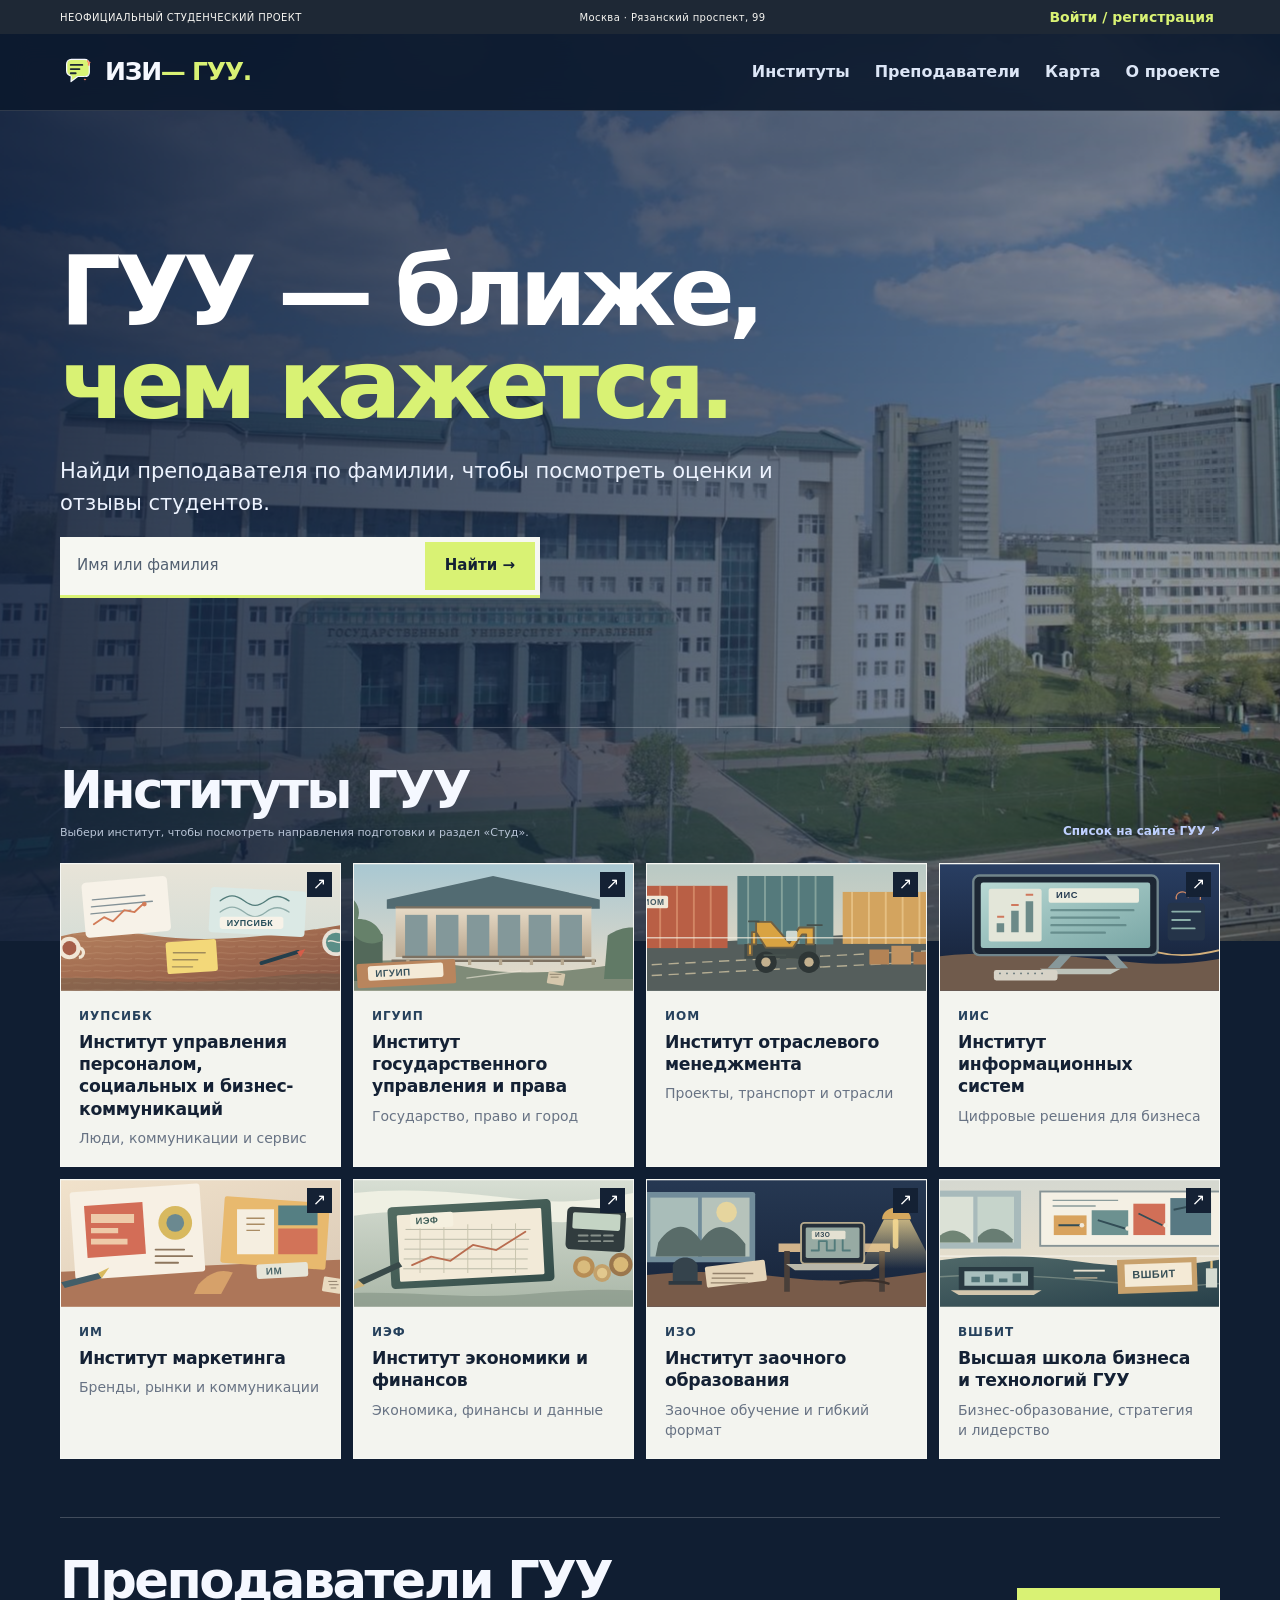
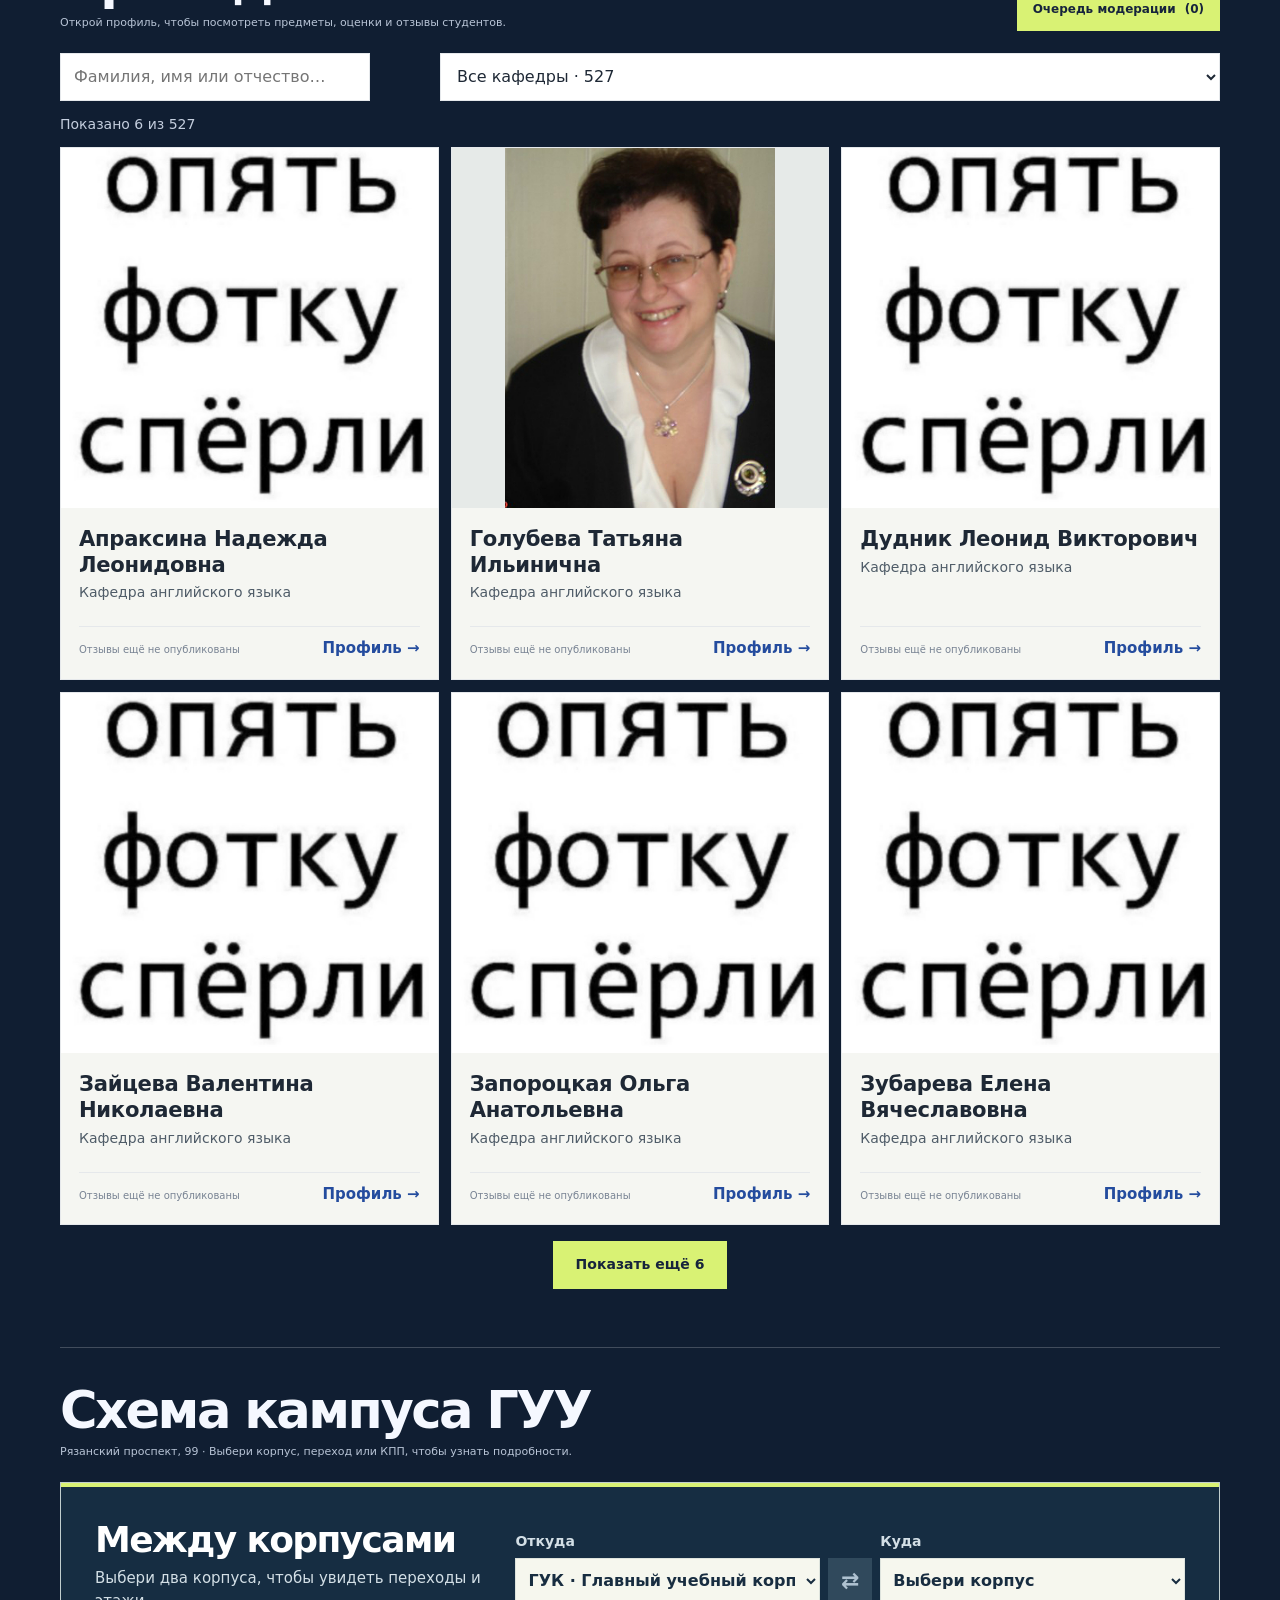
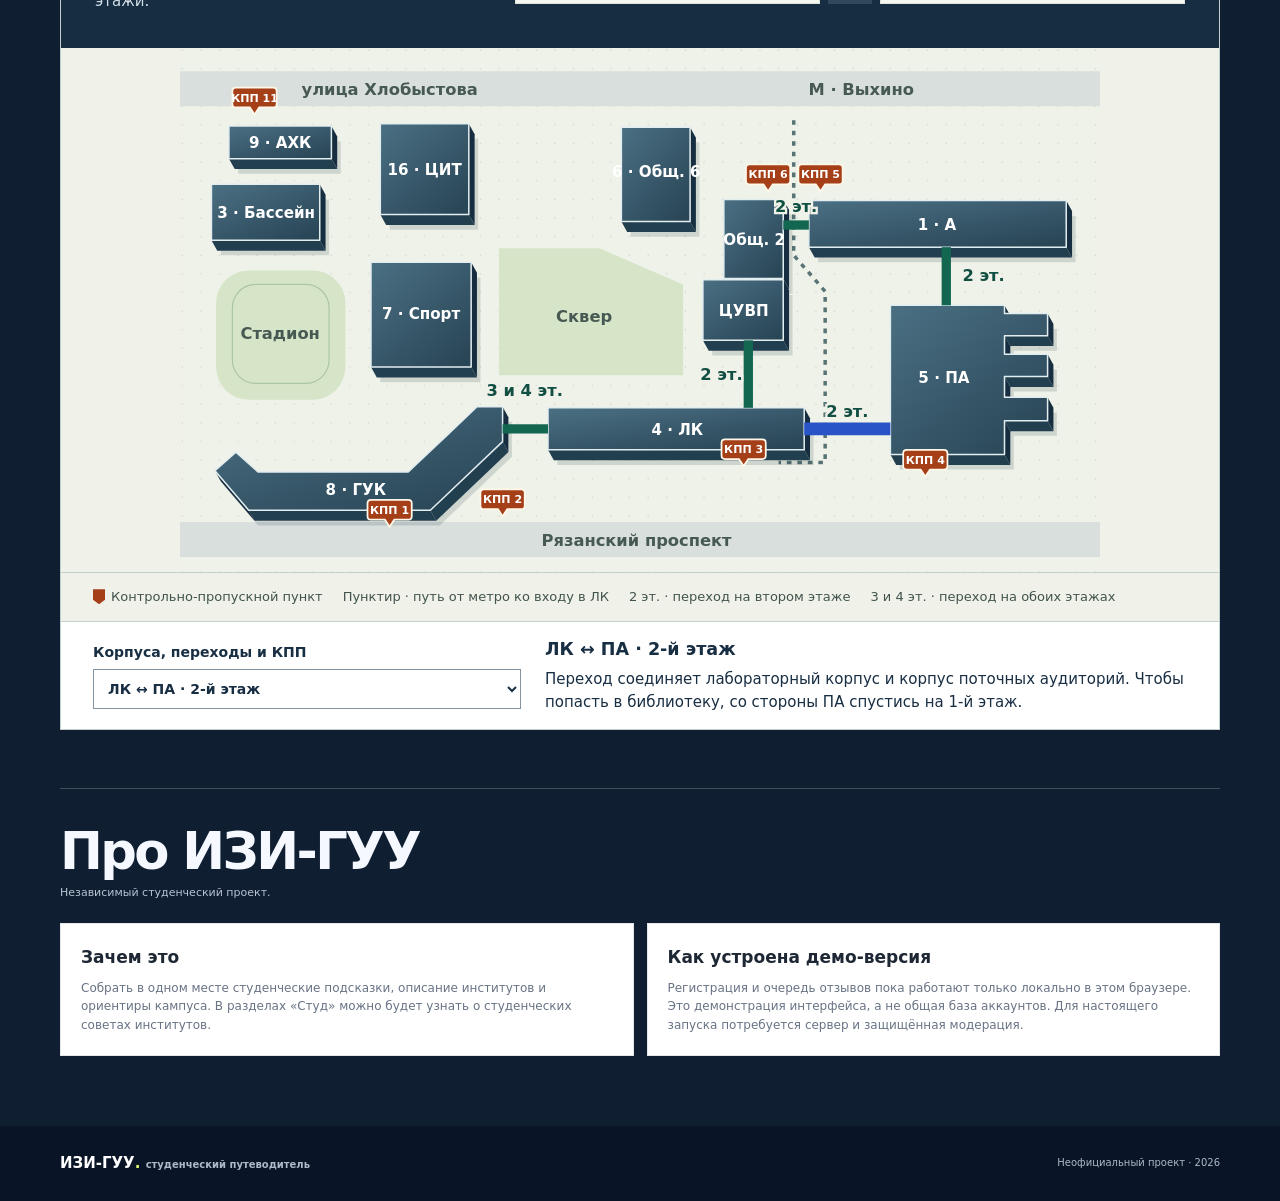
<file: index2.html>
<!doctype html><html lang="ru"><head><meta charset="utf-8"><title>ИЗИ-ГУУ</title><script>location.replace('index.html'+location.search+location.hash)</script></head><body><a href="index.html">Открыть ИЗИ-ГУУ</a></body></html>
</file>
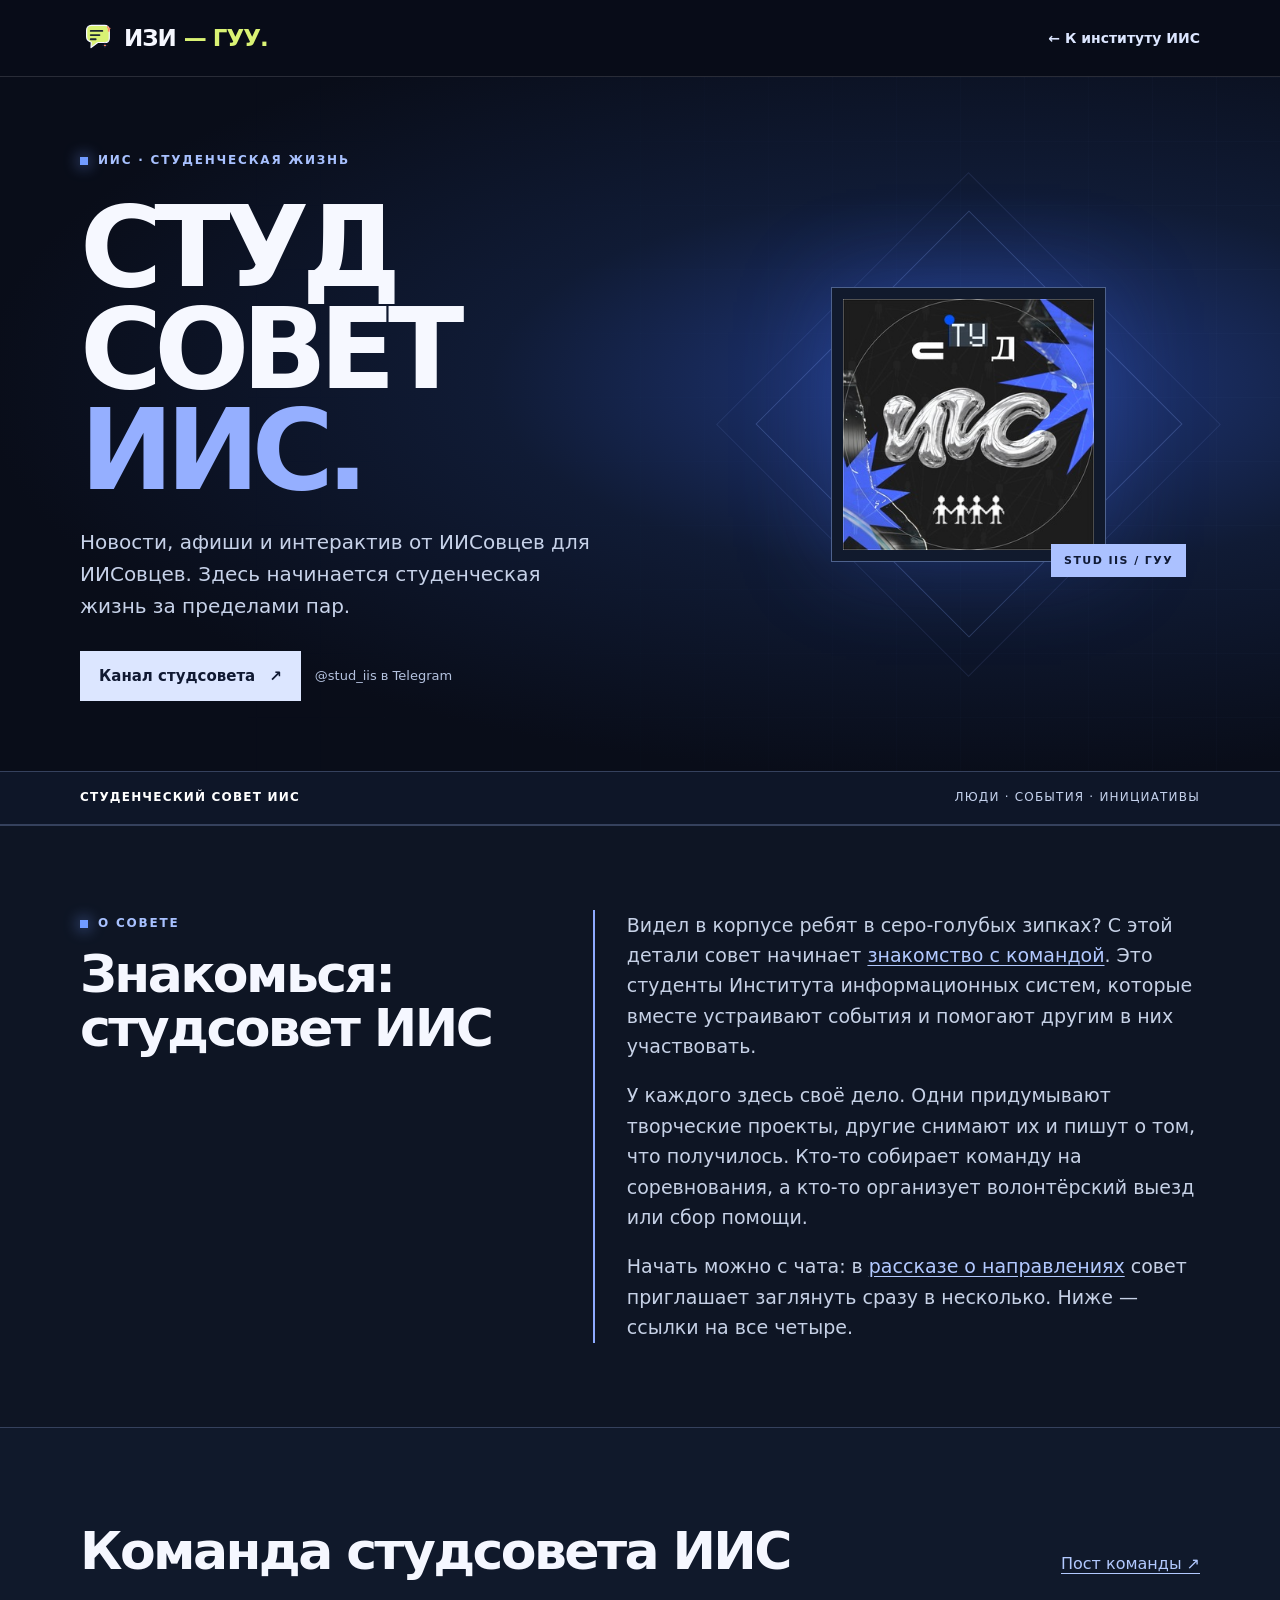
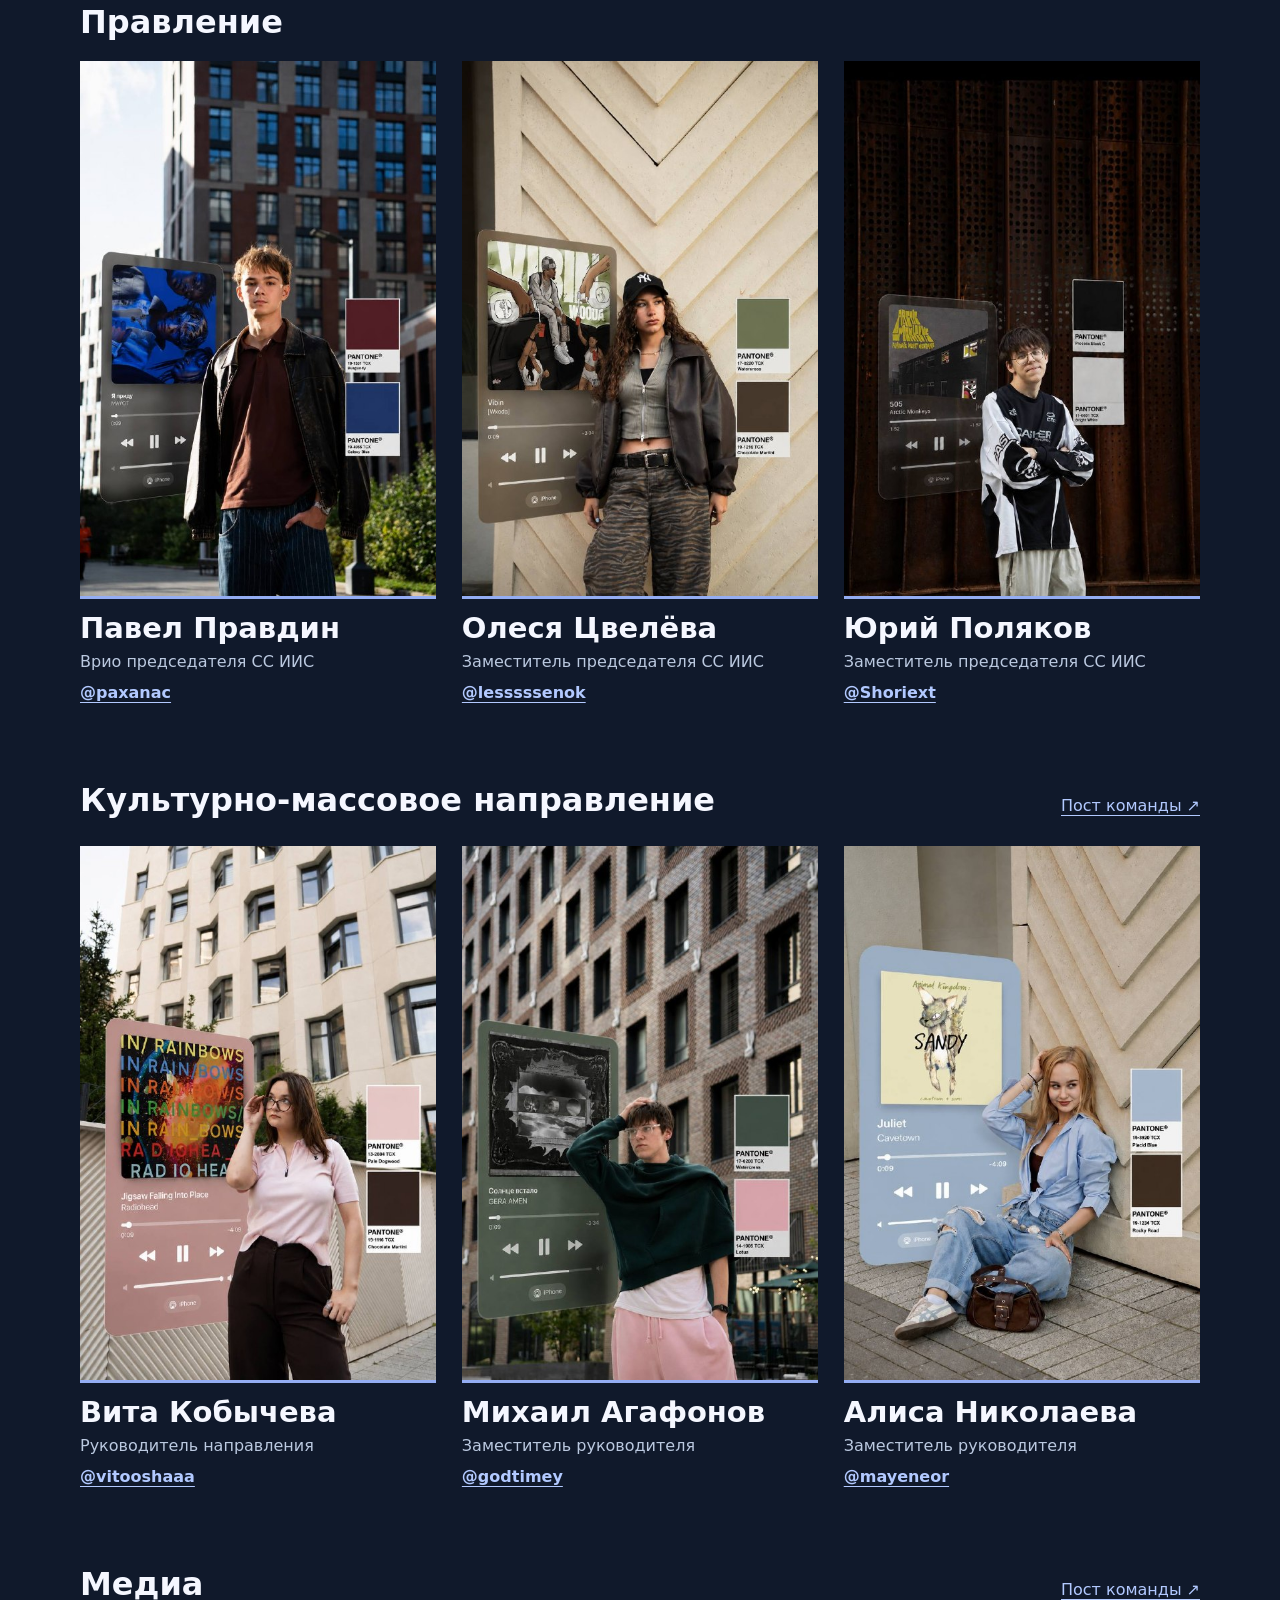
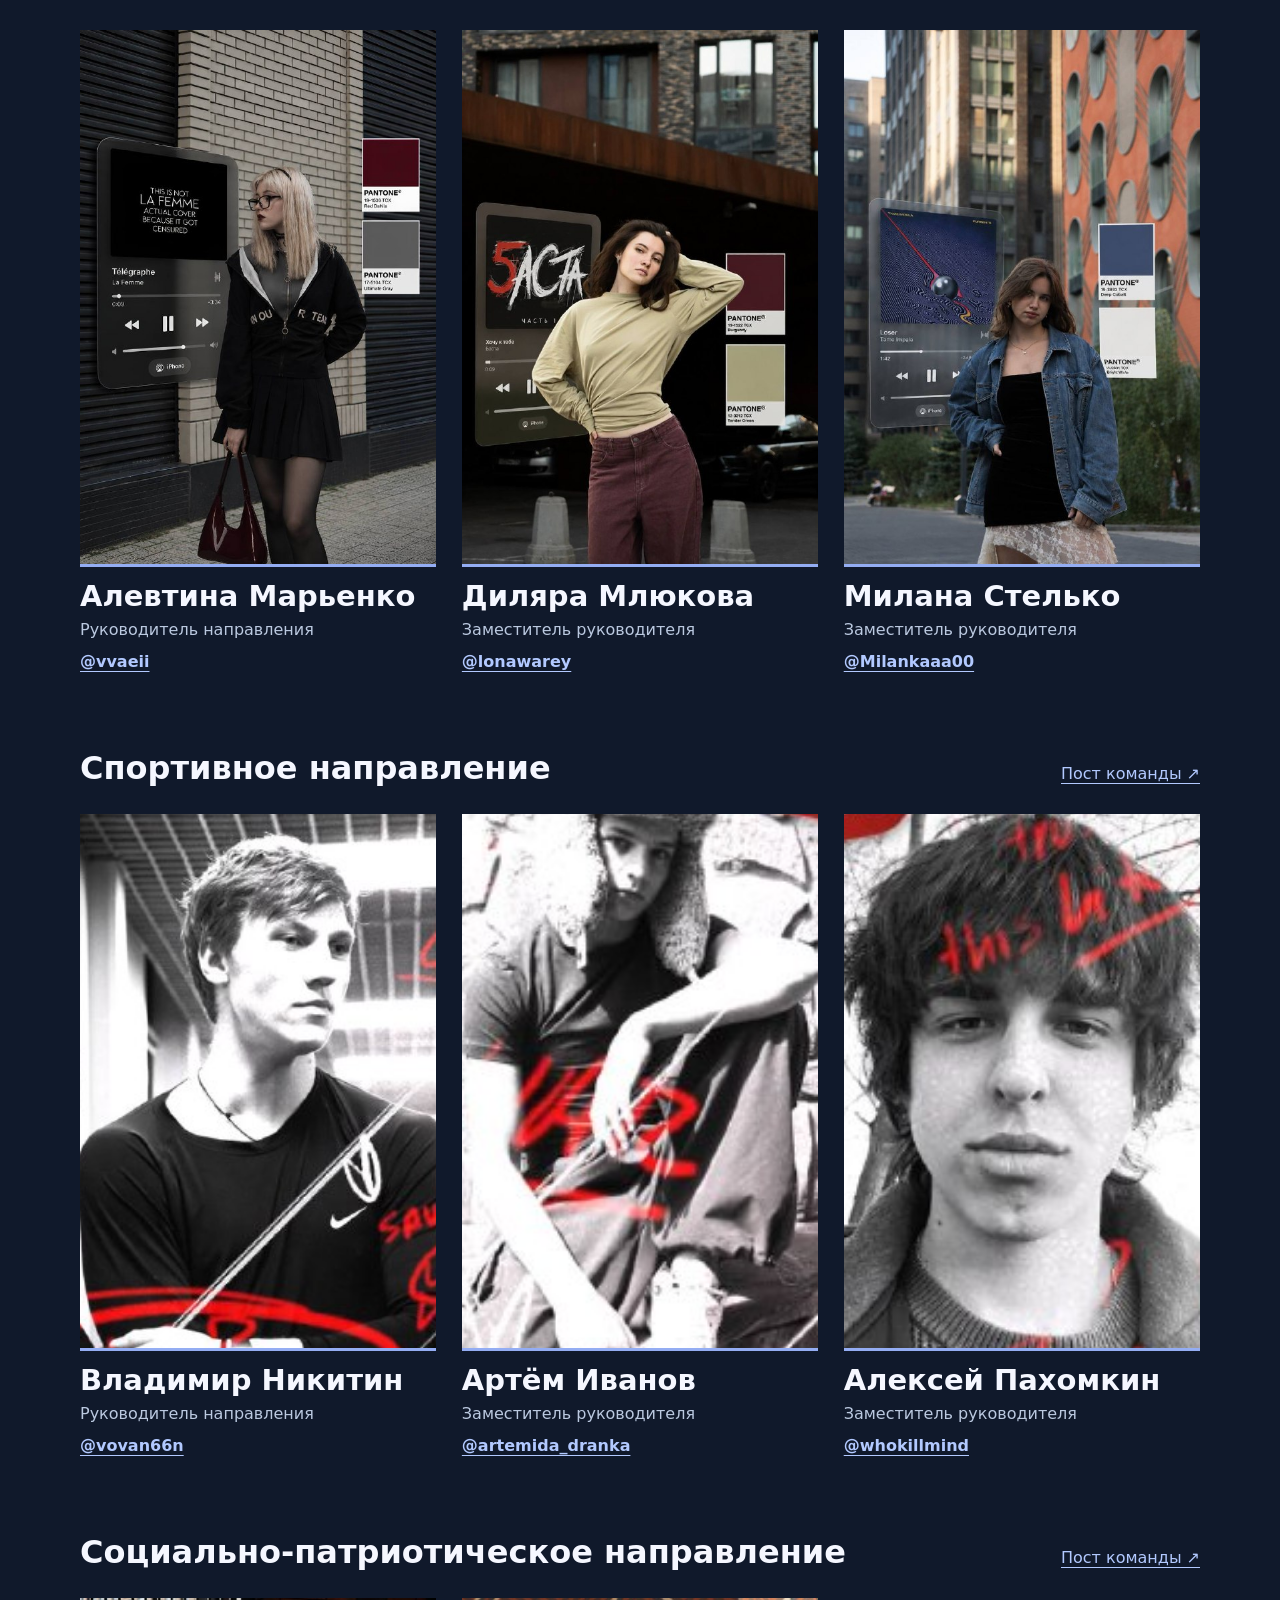
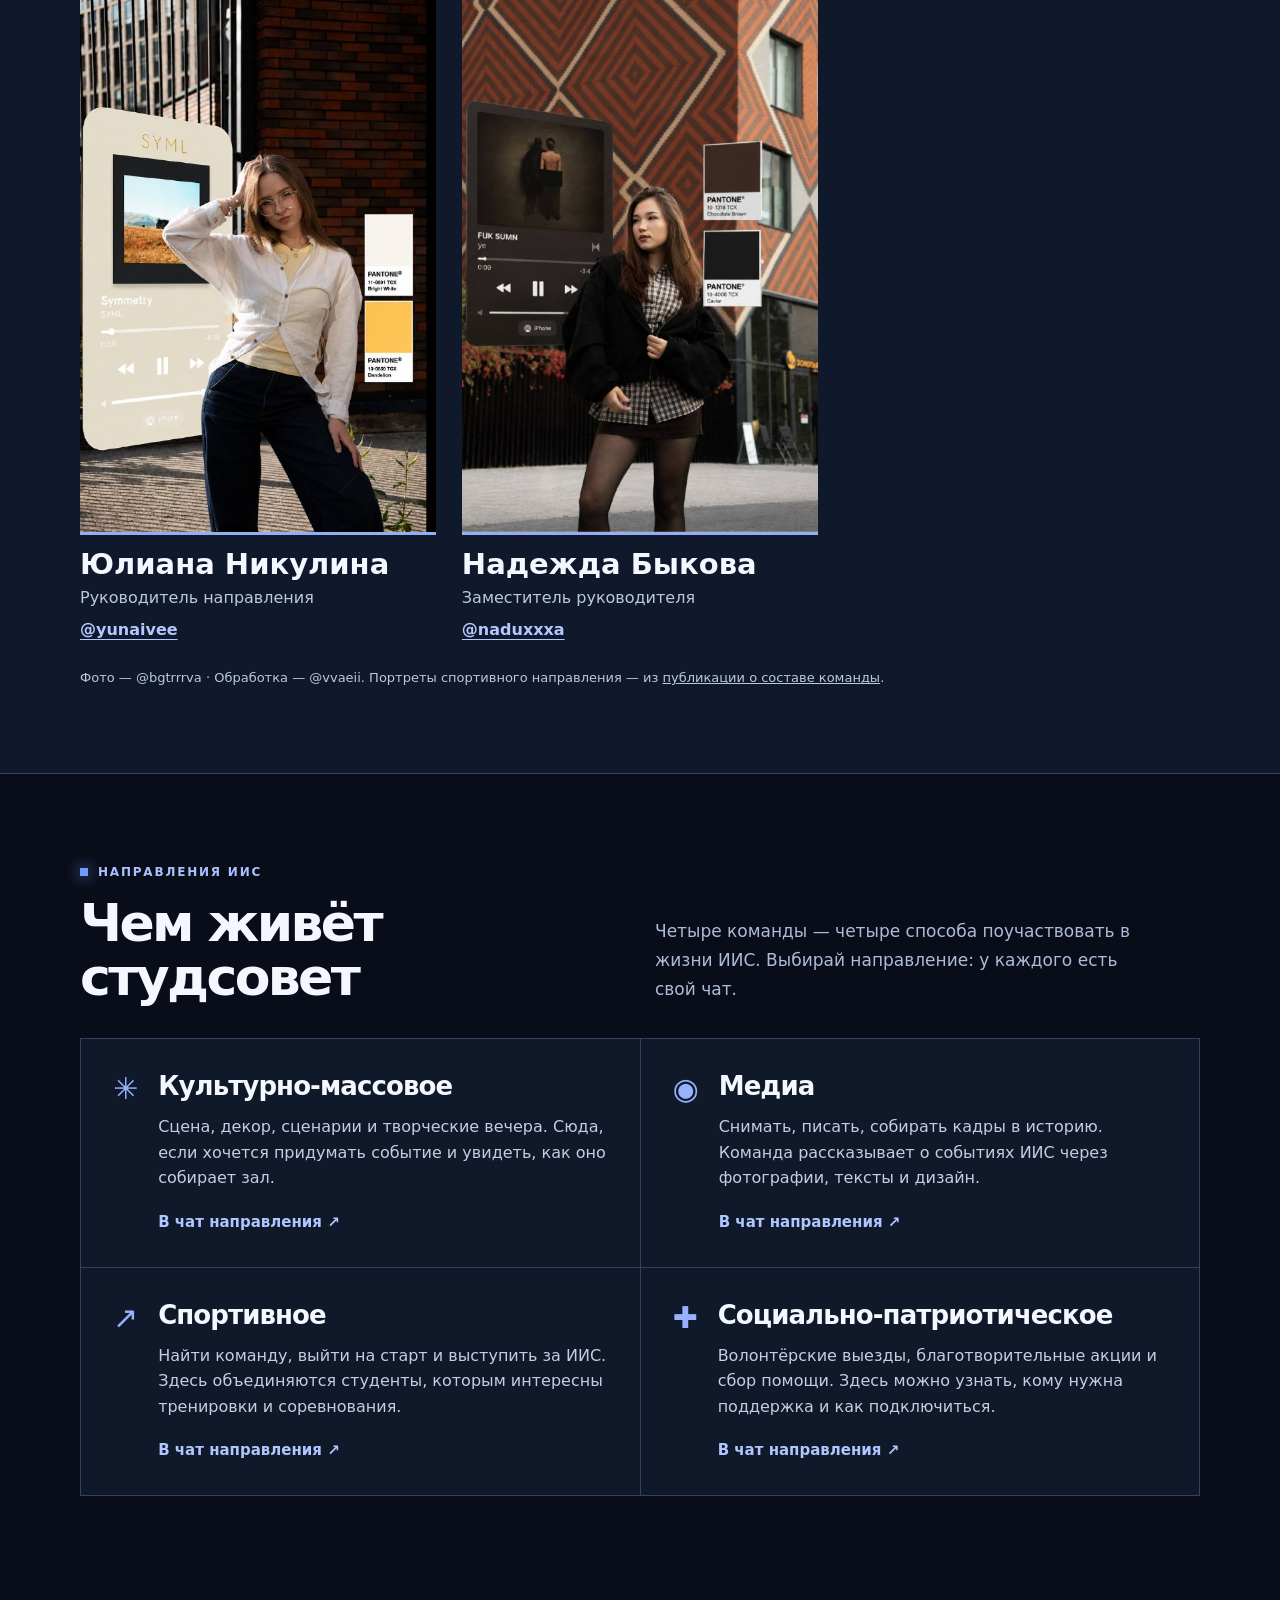
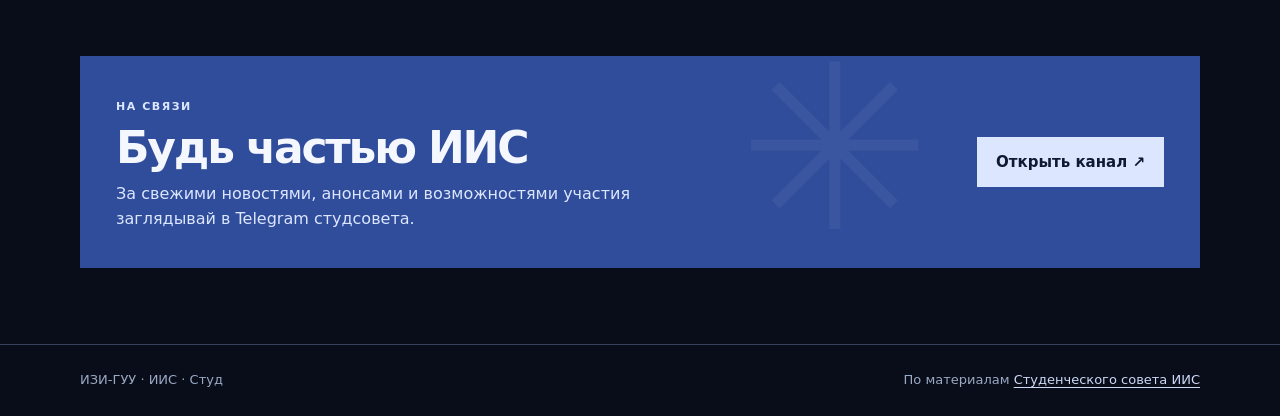
<file: stud-iis2.html>
<!doctype html>
<html lang="ru">
<head>
<meta charset="utf-8">
<meta name="viewport" content="width=device-width, initial-scale=1">
<meta name="description" content="Студенческий совет ИИС ГУУ: студенческая жизнь, проекты и канал совета.">
<title>Студенческий совет ИИС — ИЗИ-ГУУ</title>
<style>
:root{color-scheme:dark;--ink:#f5f7ff;--muted:#aebbd6;--blue:#719bff;--line:#35415d;--dark:#090d19;--paper:#111a2d;--lime:#d9f274;font-family:Inter,ui-sans-serif,system-ui,-apple-system,"Segoe UI",Arial,sans-serif}
*{box-sizing:border-box}html{scroll-behavior:smooth}body{margin:0;color:var(--ink);background:#090d19;font:16px/1.6 Inter,ui-sans-serif,system-ui,-apple-system,"Segoe UI",Arial,sans-serif}a{color:inherit;text-decoration:none}.wrap{width:min(1120px,calc(100% - 44px));margin:auto}.header{position:sticky;top:0;z-index:5;background:rgba(9,13,25,.94);border-bottom:1px solid #ffffff22;backdrop-filter:blur(14px)}.header-row{min-height:76px;display:flex;align-items:center;justify-content:space-between;gap:20px}.brand{display:inline-flex;align-items:center;gap:8px;font-size:23px;font-weight:900;letter-spacing:-1px;white-space:nowrap}.brand img{width:36px;height:36px}.brand span{color:var(--lime)}.back{color:#dce6ff;font-size:14px;font-weight:700;padding:10px 0}.back:hover,.back:focus-visible{color:#fff;text-decoration:underline;text-underline-offset:5px}
main{overflow:hidden}.hero{position:relative;isolation:isolate;overflow:hidden;border-bottom:1px solid var(--line);background:radial-gradient(ellipse at 76% 44%,#213a82 0%,#101b35 35%,#090d19 72%)}.hero:before{content:"";position:absolute;inset:0;z-index:-1;opacity:.32;background-image:linear-gradient(#a7bfff12 1px,transparent 1px),linear-gradient(90deg,#a7bfff12 1px,transparent 1px);background-size:64px 64px;mask-image:linear-gradient(to right,transparent,#000)}.hero-inner{min-height:560px;display:grid;grid-template-columns:minmax(0,1.15fr) minmax(260px,.85fr);align-items:center;gap:32px;padding:70px 0}.eyebrow{display:inline-flex;align-items:center;gap:10px;color:#a8c1ff;font-size:12px;font-weight:800;letter-spacing:.15em;text-transform:uppercase}.eyebrow:before{content:"";width:8px;height:8px;background:#719bff;box-shadow:0 0 15px #719bff}.hero h1{font-size:clamp(58px,8.8vw,112px);letter-spacing:-.07em;line-height:.91;margin:24px 0;color:#f6f8ff}.hero h1 span{display:block;color:#95afff}.lead{max-width:530px;color:#c7d2e9;font-size:clamp(17px,2vw,20px);line-height:1.6;margin:0 0 29px}.hero-actions{display:flex;gap:14px;align-items:center;flex-wrap:wrap}.button{display:inline-flex;align-items:center;justify-content:center;gap:14px;min-height:50px;padding:12px 19px;background:#dce6ff;color:#101932;font-size:15px;font-weight:800;transition:background .2s,transform .2s}.button:hover{background:#fff;transform:translateY(-2px)}.secondary{color:#b4c2df;font-size:13px}.hero-art{display:grid;place-items:center;position:relative;min-height:360px}.hero-art:before,.hero-art:after{content:"";position:absolute;border:1px solid #8daafa40;transform:rotate(45deg);width:min(72%,300px);aspect-ratio:1}.hero-art:after{width:min(85%,355px);border-color:#8daafa1d}.logo-frame{width:min(72%,275px);aspect-ratio:1;position:relative;z-index:1;padding:11px;border:1px solid #96b7ff75;background:#111a2d;box-shadow:0 0 90px #416bf147}.logo-frame img{display:block;width:100%;height:100%;object-fit:cover}.logo-tag{position:absolute;z-index:2;bottom:27px;right:3%;padding:8px 13px;background:#abc1ff;color:#101a35;font-size:11px;font-weight:850;letter-spacing:.13em}
.strip{border-bottom:1px solid var(--line);background:#0e1628}.strip .wrap{display:flex;justify-content:space-between;align-items:center;gap:16px;padding:16px 0;color:#c5d2ed;font-size:12px;letter-spacing:.1em;text-transform:uppercase}.strip strong{color:#fff}.section{padding:84px 0}.section-head{display:grid;grid-template-columns:1fr 1fr;gap:30px;align-items:end;margin-bottom:34px}.section h2{font-size:clamp(32px,4.4vw,52px);line-height:1.04;letter-spacing:-.05em;margin:12px 0 0}.section-head p{margin:0;max-width:480px;color:var(--muted);font-size:17px;line-height:1.7}.about{display:grid;grid-template-columns:1fr 1fr;border:1px solid var(--line)}.about-main{padding:38px;background:#eef3ff;color:#172039}.about-main .small{color:#4464ae}.about-main h3{font-size:27px;line-height:1.15;letter-spacing:-.04em;margin:15px 0}.about-main p{color:#465572;font-size:16px;margin:0;max-width:460px}.about-side{display:grid;background:#111a2d}.about-item{padding:23px 30px;border-bottom:1px solid var(--line)}.about-item:last-child{border:0}.small{font-size:11px;letter-spacing:.14em;text-transform:uppercase;color:#89a5ec;font-weight:800}.about-item h3{font-size:18px;margin:5px 0}.about-item p{color:#b8c5de;margin:0;font-size:14px}.projects{background:#0e1524;border-top:1px solid var(--line);border-bottom:1px solid var(--line)}.cards{display:grid;grid-template-columns:repeat(3,1fr);gap:14px}.card{min-height:252px;display:flex;flex-direction:column;padding:24px;border:1px solid #3d4b68;background:#151f33;transition:transform .2s,border-color .2s,background .2s}.card:hover,.card:focus-visible{transform:translateY(-4px);border-color:#8caaff;background:#192641}.card:focus-visible,.button:focus-visible{outline:3px solid #abc1ff;outline-offset:4px}.card-mark{display:flex;align-items:center;justify-content:space-between;color:#a9c0ff;font-size:12px;font-weight:800;letter-spacing:.1em;text-transform:uppercase}.card-mark span:last-child{font-size:22px;font-weight:400}.card h3{font-size:24px;line-height:1.15;margin:auto 0 10px;letter-spacing:-.04em}.card p{color:#b8c4da;font-size:14px;line-height:1.55;margin:0}.card-footer{display:block;color:#98b6ff;font-size:13px;font-weight:750;margin-top:22px}.join{padding:76px 0}.join-box{position:relative;overflow:hidden;display:flex;align-items:center;justify-content:space-between;gap:32px;padding:36px;background:#304d9b}.join-box:after{content:"✳";position:absolute;right:24%;top:-90px;font-size:230px;color:#ffffff0d;pointer-events:none}.join h2{font-size:clamp(27px,4vw,44px);line-height:1.05;letter-spacing:-.05em;margin:7px 0 10px}.join p{color:#dce6ff;margin:0;max-width:580px}.join .button{position:relative;z-index:1;white-space:nowrap}.footer{border-top:1px solid var(--line);padding:25px 0;color:#9aa9c4;font-size:13px}.footer .wrap{display:flex;justify-content:space-between;gap:16px;flex-wrap:wrap}.footer a{color:#cbd8f6;text-decoration:underline;text-underline-offset:3px}
@media(max-width:700px){.wrap{width:calc(100% - 30px)}.header-row{min-height:64px;gap:12px}.brand{font-size:19px}.brand img{width:30px;height:30px}.back{font-size:13px;text-align:right}.hero-inner{min-height:0;grid-template-columns:1fr;gap:16px;padding:54px 0 32px}.hero h1{font-size:clamp(51px,14vw,76px);margin:20px 0}.lead{font-size:16px}.hero-art{min-height:250px}.logo-frame{width:min(55%,210px)}.hero-art:before{width:min(58%,220px)}.hero-art:after{width:min(68%,250px)}.logo-tag{right:13%;bottom:8px}.strip .wrap{font-size:10px;letter-spacing:.06em;flex-wrap:wrap}.section{padding:58px 0}.section-head{grid-template-columns:1fr;gap:14px;margin-bottom:24px}.section-head p{font-size:15px}.about{grid-template-columns:1fr}.about-main{padding:25px}.about-side{border-top:1px solid var(--line)}.about-item{padding:21px 25px}.cards{grid-template-columns:1fr}.card{min-height:200px}.card h3{margin-top:38px}.join{padding:54px 0}.join-box{align-items:flex-start;flex-direction:column;padding:25px}.join-box:after{right:-20px;font-size:190px}.footer .wrap{display:block}.footer .wrap>*{display:block;margin:5px 0}}
@media(prefers-reduced-motion:reduce){html{scroll-behavior:auto}.button,.card{transition:none}.button:hover,.card:hover{transform:none}}
.directions{display:grid;grid-template-columns:repeat(2,minmax(0,1fr));gap:1px;border:1px solid var(--line);background:var(--line)}.direction{display:flex;gap:20px;background:#10192a;padding:32px;transition:background .18s}.direction:hover,.direction:focus-visible{background:#172642}.direction:focus-visible,.story-copy a:focus-visible{outline:2px solid #b7ceff;outline-offset:-2px}.dir-icon{flex:none;color:#96b2ff;font-size:30px;line-height:1.2}.direction h3{margin:0;font-size:clamp(19px,2.2vw,26px);line-height:1.2;letter-spacing:-.035em;overflow-wrap:anywhere}.direction p{color:#c3cee4}.direction p{font-size:16px;margin:12px 0 18px}.dir-link{color:#afc6ff;font-size:15px;font-weight:700}.council-story{display:grid;grid-template-columns:minmax(0,.85fr) minmax(0,1.15fr);gap:clamp(24px,5vw,74px)}.story-copy{max-width:60ch}.story-copy p{margin:0 0 1em;color:#c6d1e6;font-size:clamp(16px,2vw,19px)}.story-copy p:last-child{margin:0}.story-copy a{color:#b2c9ff;text-underline-offset:3px;text-decoration:underline}.story-copy a:hover{color:#fff}@media(max-width:700px){.directions{grid-template-columns:1fr}.direction{padding:22px 16px;gap:14px}.dir-icon{font-size:24px}.direction p{margin:9px 0 12px}.council-story{grid-template-columns:1fr}}
.council-team { background: #10192b; border-bottom: 1px solid var(--line); }
.team-heading { display: flex; align-items: baseline; justify-content: space-between; flex-wrap: wrap; gap: 16px; margin-bottom: 26px; }
.team-heading a { color: #b2c9ff; text-decoration: underline; text-underline-offset: 4px; }
.team-portraits { display: grid; grid-template-columns: repeat(3,minmax(0,1fr)); gap: clamp(14px,2vw,28px); }
.team-member { margin: 0; }
.team-member img { display: block; width: 100%; height: auto; aspect-ratio: 2/3; object-fit: cover; }
.team-member figcaption { border-top: 3px solid #94adf3; padding-top: 12px; }
.team-member h4 { margin: 0 0 3px; font-size: clamp(21px,2.3vw,29px); line-height: 1.2; }
.team-member figcaption span,.team-credit { color: #bbc9e0; }
.team-credit { margin: 20px 0 0; font-size: 13px; }
@media(max-width:650px) {
  .team-portraits { grid-template-columns: 1fr; gap: 28px; }
  .team-member { width: min(100%,420px); margin-inline: auto; }
}

.member-portrait {display:block;width:100%;height:auto;aspect-ratio:2/3;overflow:hidden;background:#182033}
.team-direction {margin-top:clamp(38px,6vw,70px)}
.team-direction h3,.board-title {margin:0;font-size:clamp(21px,3vw,32px);line-height:1.18}
.board-title {margin-bottom:20px}
.member-contact {display:table;color:#b2c9ff;font-weight:650;text-decoration:underline;text-underline-offset:4px;padding:6px 0}
.member-contact:focus-visible {outline:2px solid currentColor;outline-offset:3px}
.team-credit a {text-decoration:underline}
</style>
<link rel="stylesheet" href="motion2.css">
<link rel="stylesheet" href="edition3.css">
</head>
<body class="council">
<header class="header"><div class="wrap header-row"><a class="brand" href="index.html#home" aria-label="ИЗИ-ГУУ — на главную"><img src="images/izi-mark2.svg" alt="">ИЗИ<span>— ГУУ.</span></a><a class="back" href="index.html?institute=iis#institutes">← К институту ИИС</a></div></header>
<main>
<section class="hero"><div class="wrap hero-inner"><div><span class="eyebrow">ИИС · студенческая жизнь</span><h1>СТУД<br>СОВЕТ <span>ИИС.</span></h1><p class="lead">Новости, афиши и интерактив от ИИСовцев для ИИСовцев. Здесь начинается студенческая жизнь за пределами пар.</p><div class="hero-actions"><a class="button" href="https://t.me/stud_iis" target="_blank" rel="noopener noreferrer">Канал студсовета <span aria-hidden="true">↗</span></a><span class="secondary">@stud_iis в Telegram</span></div></div><div class="hero-art"><div class="logo-frame"><img src="images/stud-iis-logo2.jpg" alt="Эмблема Telegram-канала Студенческого совета ИИС"></div><span class="logo-tag">STUD IIS / ГУУ</span></div></div></section>
<div class="strip"><div class="wrap"><strong>СТУДЕНЧЕСКИЙ СОВЕТ ИИС</strong><span>ЛЮДИ · СОБЫТИЯ · ИНИЦИАТИВЫ</span></div></div>
<section class="section projects" id="about-council" aria-labelledby="council-title"><div class="wrap council-story">
<div><span class="eyebrow">О совете</span><h2 id="council-title">Знакомься:<br>студсовет ИИС</h2></div>
<div class="story-copy"><p>Видел в корпусе ребят в серо-голубых зипках? С этой детали совет начинает <a href="https://t.me/stud_iis/247" target="_blank" rel="noopener noreferrer">знакомство с командой</a>. Это студенты Института информационных систем, которые вместе устраивают события и помогают другим в них участвовать.</p>
<p>У каждого здесь своё дело. Одни придумывают творческие проекты, другие снимают их и пишут о том, что получилось. Кто-то собирает команду на соревнования, а кто-то организует волонтёрский выезд или сбор помощи.</p>
<p>Начать можно с чата: в <a href="https://t.me/stud_iis/268" target="_blank" rel="noopener noreferrer">рассказе о направлениях</a> совет приглашает заглянуть сразу в несколько. Ниже — ссылки на все четыре.</p></div>
</div></section>
<section class="section council-team" id="council-team" aria-labelledby="team-title">
  <div class="wrap">
    <div class="team-heading"><h2 id="team-title">Команда студсовета ИИС</h2><a href="https://t.me/stud_iis/264" target="_blank" rel="noopener noreferrer">Пост команды ↗</a></div>
    <h3 class="board-title">Правление</h3>
    <div class="team-portraits">
      <figure class="team-member">
        <img src="images/iis-pravdin.jpg" alt="Портрет: Павел Правдин" width="532" height="800" loading="lazy">
        <figcaption><h4>Павел Правдин</h4><span>Врио председателя СС ИИС</span><a class="member-contact" href="https://t.me/paxanac" target="_blank" rel="noopener noreferrer">@paxanac</a></figcaption>
      </figure>
      <figure class="team-member">
        <img src="images/iis-tsveleva.jpg" alt="Портрет: Олеся Цвелёва" width="532" height="800" loading="lazy">
        <figcaption><h4>Олеся Цвелёва</h4><span>Заместитель председателя СС ИИС</span><a class="member-contact" href="https://t.me/lesssssenok" target="_blank" rel="noopener noreferrer">@lesssssenok</a></figcaption>
      </figure>
      <figure class="team-member">
        <img src="images/iis-polyakov.jpg" alt="Портрет: Юрий Поляков" width="532" height="800" loading="lazy">
        <figcaption><h4>Юрий Поляков</h4><span>Заместитель председателя СС ИИС</span><a class="member-contact" href="https://t.me/Shoriext" target="_blank" rel="noopener noreferrer">@Shoriext</a></figcaption>
      </figure>
    </div>
    <section class="team-direction"><div class="team-heading"><h3>Культурно-массовое направление</h3><a href="https://t.me/stud_iis/250" target="_blank" rel="noopener noreferrer">Пост команды ↗</a></div>
    <div class="team-portraits">
      <figure class="team-member">
        <img src="images/iis-team-251.jpg" alt="Портрет: Вита Кобычева" loading="lazy" width="532" height="800">
        <figcaption><h4>Вита Кобычева</h4><span>Руководитель направления</span><a class="member-contact" href="https://t.me/vitooshaaa" target="_blank" rel="noopener noreferrer">@vitooshaaa</a></figcaption>
      </figure>
      <figure class="team-member">
        <img src="images/iis-team-252.jpg" alt="Портрет: Михаил Агафонов" loading="lazy" width="532" height="800">
        <figcaption><h4>Михаил Агафонов</h4><span>Заместитель руководителя</span><a class="member-contact" href="https://t.me/godtimey" target="_blank" rel="noopener noreferrer">@godtimey</a></figcaption>
      </figure>
      <figure class="team-member">
        <img src="images/iis-team-253.jpg" alt="Портрет: Алиса Николаева" loading="lazy" width="532" height="800">
        <figcaption><h4>Алиса Николаева</h4><span>Заместитель руководителя</span><a class="member-contact" href="https://t.me/mayeneor" target="_blank" rel="noopener noreferrer">@mayeneor</a></figcaption>
      </figure>
    </div></section>
    <section class="team-direction"><div class="team-heading"><h3>Медиа</h3><a href="https://t.me/stud_iis/254" target="_blank" rel="noopener noreferrer">Пост команды ↗</a></div>
    <div class="team-portraits">
      <figure class="team-member">
        <img src="images/iis-team-255.jpg" alt="Портрет: Алевтина Марьенко" loading="lazy" width="532" height="800">
        <figcaption><h4>Алевтина Марьенко</h4><span>Руководитель направления</span><a class="member-contact" href="https://t.me/vvaeii" target="_blank" rel="noopener noreferrer">@vvaeii</a></figcaption>
      </figure>
      <figure class="team-member">
        <img src="images/iis-team-256.jpg" alt="Портрет: Диляра Млюкова" loading="lazy" width="532" height="800">
        <figcaption><h4>Диляра Млюкова</h4><span>Заместитель руководителя</span><a class="member-contact" href="https://t.me/lonawarey" target="_blank" rel="noopener noreferrer">@lonawarey</a></figcaption>
      </figure>
      <figure class="team-member">
        <img src="images/iis-team-257.jpg" alt="Портрет: Милана Стелько" loading="lazy" width="532" height="800">
        <figcaption><h4>Милана Стелько</h4><span>Заместитель руководителя</span><a class="member-contact" href="https://t.me/Milankaaa00" target="_blank" rel="noopener noreferrer">@Milankaaa00</a></figcaption>
      </figure>
    </div></section>
    <section class="team-direction"><div class="team-heading"><h3>Спортивное направление</h3><a href="https://t.me/stud_iis/258" target="_blank" rel="noopener noreferrer">Пост команды ↗</a></div>
    <div class="team-portraits">
      <figure class="team-member">
        <svg class="member-portrait" viewBox="299 291 242 363" role="img" aria-label="Портрет: Владимир Никитин"><image href="images/iis-sport-team.jpg" width="798" height="800"/></svg>
        <figcaption><h4>Владимир Никитин</h4><span>Руководитель направления</span><a class="member-contact" href="https://t.me/vovan66n" target="_blank" rel="noopener noreferrer">@vovan66n</a></figcaption>
      </figure>
      <figure class="team-member">
        <svg class="member-portrait" viewBox="551 239 164 246" role="img" aria-label="Портрет: Артём Иванов"><image href="images/iis-sport-team.jpg" width="798" height="800"/></svg>
        <figcaption><h4>Артём Иванов</h4><span>Заместитель руководителя</span><a class="member-contact" href="https://t.me/artemida_dranka" target="_blank" rel="noopener noreferrer">@artemida_dranka</a></figcaption>
      </figure>
      <figure class="team-member">
        <svg class="member-portrait" viewBox="73 228 170 255" role="img" aria-label="Портрет: Алексей Пахомкин"><image href="images/iis-sport-team.jpg" width="798" height="800"/></svg>
        <figcaption><h4>Алексей Пахомкин</h4><span>Заместитель руководителя</span><a class="member-contact" href="https://t.me/whokillmind" target="_blank" rel="noopener noreferrer">@whokillmind</a></figcaption>
      </figure>
    </div></section>
    <section class="team-direction"><div class="team-heading"><h3>Социально-патриотическое направление</h3><a href="https://t.me/stud_iis/261" target="_blank" rel="noopener noreferrer">Пост команды ↗</a></div>
    <div class="team-portraits">
      <figure class="team-member">
        <img src="images/iis-team-262.jpg" alt="Портрет: Юлиана Никулина" loading="lazy" width="532" height="800">
        <figcaption><h4>Юлиана Никулина</h4><span>Руководитель направления</span><a class="member-contact" href="https://t.me/yunaivee" target="_blank" rel="noopener noreferrer">@yunaivee</a></figcaption>
      </figure>
      <figure class="team-member">
        <img src="images/iis-team-263.jpg" alt="Портрет: Надежда Быкова" loading="lazy" width="532" height="800">
        <figcaption><h4>Надежда Быкова</h4><span>Заместитель руководителя</span><a class="member-contact" href="https://t.me/naduxxxa" target="_blank" rel="noopener noreferrer">@naduxxxa</a></figcaption>
      </figure>
    </div></section>
    <p class="team-credit">Фото — @bgtrrrva · Обработка — @vvaeii. Портреты спортивного направления — из <a href="https://t.me/stud_iis/190" target="_blank" rel="noopener noreferrer">публикации о составе команды</a>.</p>
  </div>
</section>
<section class="section" id="directions"><div class="wrap"><div class="section-head"><div><span class="eyebrow">Направления ИИС</span><h2>Чем живёт<br>студсовет</h2></div><p>Четыре команды — четыре способа поучаствовать в жизни ИИС. Выбирай направление: у каждого есть свой чат.</p></div><div class="directions"><a class="direction" href="https://t.me/kultmyaso228" target="_blank" rel="noopener noreferrer"><span aria-hidden="true" class="dir-icon">✳</span><div><h3>Культурно-массовое</h3><p>Сцена, декор, сценарии и творческие вечера. Сюда, если хочется придумать событие и увидеть, как оно собирает зал.</p><span class="dir-link">В чат направления ↗</span></div></a>
<a class="direction" href="https://t.me/+ObjEprpa0NpjOGMy" target="_blank" rel="noopener noreferrer"><span aria-hidden="true" class="dir-icon">◉</span><div><h3>Медиа</h3><p>Снимать, писать, собирать кадры в историю. Команда рассказывает о событиях ИИС через фотографии, тексты и дизайн.</p><span class="dir-link">В чат направления ↗</span></div></a>
<a class="direction" href="https://t.me/+catUkPWBdXBkM2M6" target="_blank" rel="noopener noreferrer"><span aria-hidden="true" class="dir-icon">↗</span><div><h3>Спортивное</h3><p>Найти команду, выйти на старт и выступить за ИИС. Здесь объединяются студенты, которым интересны тренировки и соревнования.</p><span class="dir-link">В чат направления ↗</span></div></a>
<a class="direction" href="https://t.me/+0tbKRqL5ifRhMjBi" target="_blank" rel="noopener noreferrer"><span aria-hidden="true" class="dir-icon">✚</span><div><h3>Социально-патриотическое</h3><p>Волонтёрские выезды, благотворительные акции и сбор помощи. Здесь можно узнать, кому нужна поддержка и как подключиться.</p><span class="dir-link">В чат направления ↗</span></div></a></div></div></section>
<section class="join"><div class="wrap"><div class="join-box"><div><span class="small" style="color:#dce6ff">На связи</span><h2>Будь частью ИИС</h2><p>За свежими новостями, анонсами и возможностями участия заглядывай в Telegram студсовета.</p></div><a class="button" href="https://t.me/stud_iis" target="_blank" rel="noopener noreferrer">Открыть канал ↗</a></div></div></section>
</main>
<footer class="footer"><div class="wrap"><span>ИЗИ-ГУУ · ИИС · Студ</span><span>По материалам <a href="https://t.me/stud_iis" target="_blank" rel="noopener noreferrer">Студенческого совета ИИС</a></span></div></footer>
<script src="motion2.js"></script>
</body></html>
</file>
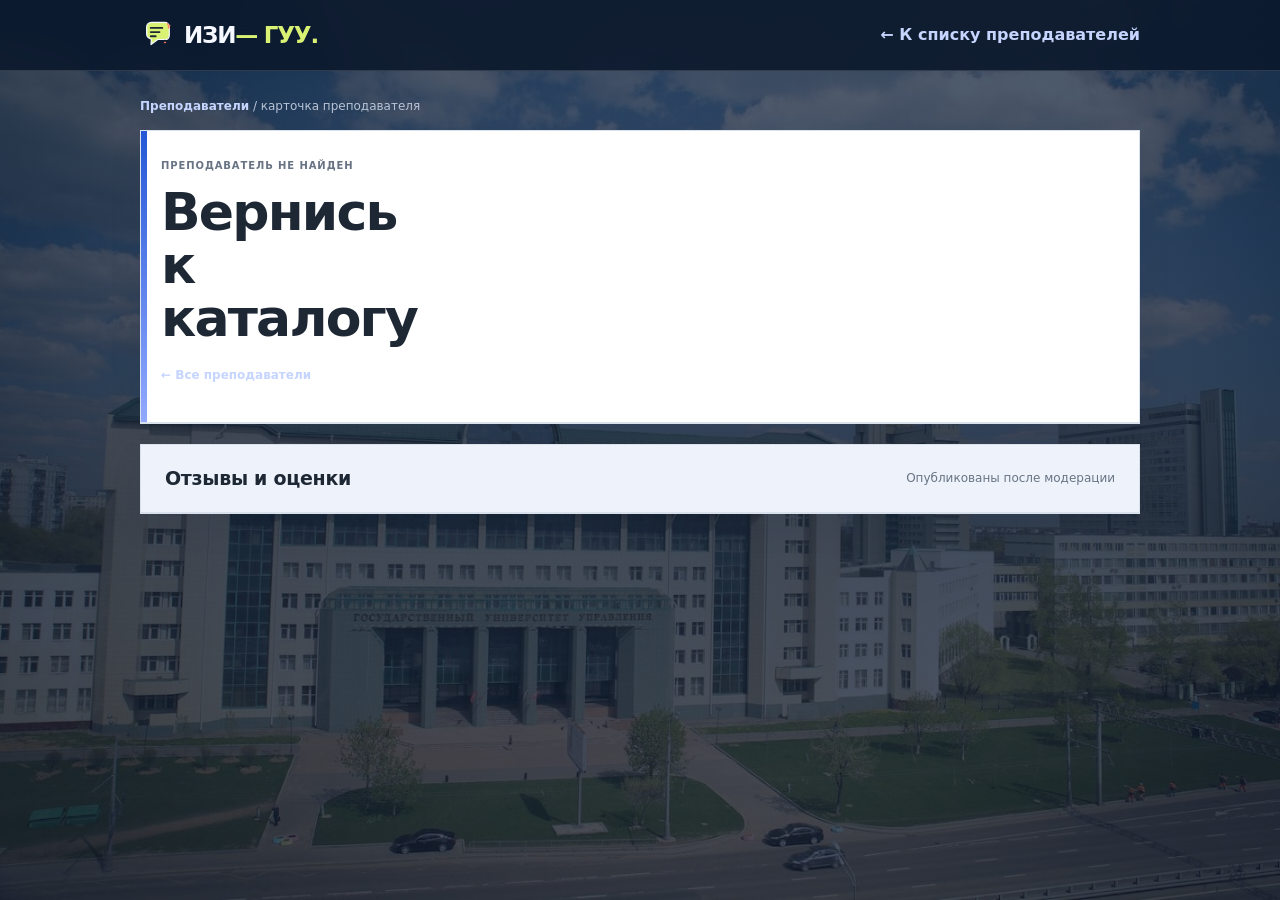
<file: teacher2.html>
<!doctype html>
<html lang="ru">
<head>
<meta charset="utf-8">
<meta name="viewport" content="width=device-width,initial-scale=1">
<title>Преподаватель — ИЗИ-ГУУ</title>
<style>
:root{--bg:#101b30;--paper:#fff;--ink:#1e2835;--muted:#687384;--line:#e5e8eb;--blue:#2457d6;--blue2:#e9efff;--lime:#d9f274;--soft:#f0f2f5;--shadow:0 12px 34px #202b3d0b;--radius:18px;--sans:Inter,ui-sans-serif,system-ui,-apple-system,"Segoe UI",Arial,sans-serif}*{box-sizing:border-box}body{margin:0;background-color:var(--bg);background-image:linear-gradient(180deg,rgba(10,30,56,.69) 0%,rgba(11,28,53,.73) 28%,rgba(12,25,46,.78) 58%,rgba(14,26,47,.75) 82%,rgba(16,27,48,.72) 100%),url("images/guu-campus2.jpg");background-repeat:no-repeat,no-repeat;background-position:center center,center center;background-size:100% 100%,cover;background-attachment:fixed,fixed;color:#f5f8ff;font:16px/1.6 var(--sans)}a{color:inherit;text-decoration:none}button,input,select,textarea{font:inherit}.wrap{width:min(1000px,calc(100% - 36px));margin:auto}.site-header{position:sticky;top:0;z-index:2;background:rgba(12,25,45,.9);backdrop-filter:blur(15px);border-bottom:1px solid #ffffff24;color:#f5f8ff}.headrow{height:70px;display:flex;justify-content:space-between;align-items:center;gap:15px}.brand{color:#f5f8ff;font-weight:900;letter-spacing:-1.5px;font-size:23px}.back-link{font-size:12px;font-weight:750;color:#c6d5ff}main{padding:26px 0 70px}.backline{font-size:12px;color:#b8c4d6;margin:0 0 14px}.profile{position:relative;overflow:hidden;display:grid;grid-template-columns:260px 1fr;gap:26px;padding:20px;border:1px solid #dce5f2;border-radius:24px;background:linear-gradient(135deg,rgba(255,255,255,.98),rgba(244,248,255,.96));color:var(--ink);box-shadow:0 16px 38px #06172b18}.profile:before{content:"";position:absolute;inset:0 auto 0 0;width:6px;background:linear-gradient(180deg,var(--blue),#91a9ff)}.portrait{height:300px;position:relative;overflow:hidden;border-radius:18px;background:linear-gradient(145deg,#dbe5ff,#eff2f7);display:grid;place-items:center;color:var(--blue);font-size:52px;font-weight:850;letter-spacing:-2px}.portrait img{width:100%;height:100%;object-fit:cover;object-position:center 25%}.portrait img.portrait-placeholder{object-fit:contain;background:#fff}.profile-copy{align-self:center}.eyebrow{font-size:10px;font-weight:800;letter-spacing:.09em;text-transform:uppercase;color:var(--muted)}h1{font-size:clamp(30px,5vw,46px);line-height:1.02;letter-spacing:-1.8px;margin:9px 0}.department{font-size:15px;color:var(--muted)}.source-note{margin:20px 0 0;padding:13px 15px;background:#f5f7fa;border-radius:12px;font-size:12px;color:#566273}.source-note a{display:inline-block;margin-top:6px;color:var(--blue);font-weight:750}.section{margin-top:20px;padding:24px;border-radius:22px;background:linear-gradient(135deg,rgba(255,255,255,.98),rgba(245,248,255,.95));color:var(--ink);border:1px solid #dce5f2;box-shadow:0 14px 34px #06172b12}h2{font-size:22px;line-height:1.12;letter-spacing:-.6px;margin:0 0 8px}.section h2{display:flex;align-items:center;gap:11px;font-size:24px}.section h2:before{content:"";width:6px;height:25px;flex:none;border-radius:99px;background:linear-gradient(180deg,var(--blue),#8ca6ff)}.section-lead{font-size:15px;line-height:1.55;color:#627087;margin:0 0 18px}.facts{display:grid;grid-template-columns:repeat(2,minmax(0,1fr));gap:10px}.teacher-overview{margin-top:13px;padding:18px;border:1px solid #dfe7f4;border-radius:16px;background:linear-gradient(120deg,#edf2ff,#f8faff)}.teacher-overview h3,.subject-list h3{font-size:16px;margin:0 0 5px}.teacher-overview p,.subject-list p{font-size:15px;margin:0;color:#4c5a6f}.subject-list{margin-top:14px;padding:17px;border:1px solid #e1e8f2;border-radius:16px;background:linear-gradient(135deg,#fbfcff,#f4f7fd)}.course-tags{display:flex;flex-wrap:wrap;gap:7px;margin-top:9px}.course-tag{padding:6px 10px;border-radius:999px;background:#eef2ff;color:#284db7;font-size:14px;font-weight:700}.fact{padding:14px;border:1px solid #e4e9f0;border-radius:14px;background:#f7f9fc}.fact b{display:block;font-size:13px;color:var(--muted);margin-bottom:4px}.fact span{font-size:15px}.rating-grid{display:grid;grid-template-columns:repeat(auto-fit,minmax(min(100%,170px),1fr));gap:10px}.rating-box{padding:16px;border:1px solid #dce5f5;background:#edf3ff;border-radius:16px}.rating-box:nth-child(2){background:#f4f6f9;border-color:#e4e8ed}.rating-box:nth-child(3){background:#f4f6eb;border-color:#e7ebd5}.rating-box b{display:block;font-size:13px;color:var(--muted)}.rating-box strong{font-size:29px;color:var(--blue);line-height:1.15}.review-list{display:grid;gap:13px}.review-card{position:relative;padding:18px 20px;border:1px solid #dfe7f0;border-left:4px solid var(--blue);border-radius:16px;background:linear-gradient(135deg,#fff,#f8faff);box-shadow:0 7px 20px #1e28350b}.review-top{display:flex;justify-content:space-between;gap:10px;align-items:start}.review-score{display:inline-flex;align-items:center;padding:5px 10px;border-radius:999px;background:#eef3ff;color:#2457d6;font-size:13px;font-weight:850}.review-date{display:inline-block;padding:4px 9px;border-radius:999px;background:#f0f3f7;font-size:12px;color:#647188}.review-course{font-size:13px;color:#637189;margin-top:9px}.review-text{font-size:16px;line-height:1.6;white-space:pre-wrap;margin:8px 0 0}.empty{padding:18px;border:1px dashed #cbd5e2;border-radius:16px;background:#f8faff;color:var(--muted);font-size:15px}.criteria{display:grid;grid-template-columns:1fr 1fr;gap:8px;margin:15px 0}.criterion{position:relative;padding:16px 16px 16px 50px;border:1px solid #e1e7ef;border-radius:15px;background:linear-gradient(135deg,#f9fbfe,#f1f5fa);font-size:16px;line-height:1.55}.criterion:before{content:"";position:absolute;left:17px;top:18px;width:19px;height:19px;border:5px solid #d9e3fa;border-radius:7px;background:#fff}.criterion b{display:block;margin-bottom:5px;font-size:16px;line-height:1.35}.criteria-intro{padding:18px 20px;border-left:5px solid var(--blue);background:linear-gradient(120deg,#edf3ff,#f7f9ff);border-radius:16px;font-size:16px;line-height:1.7;color:#3f4d65}.review-form{display:grid;grid-template-columns:1fr 1fr;gap:12px;margin-top:16px}.field{display:grid;gap:5px}.field.full{grid-column:1/-1}.field label{font-size:14px;font-weight:750}.field input,.field select,.field textarea{width:100%;padding:10px 11px;border:1px solid var(--line);border-radius:10px;background:#fff;color:var(--ink);outline:none}.field textarea{resize:vertical;min-height:130px}.field input:focus,.field select:focus,.field textarea:focus{border-color:var(--blue)}.hint{font-size:13px;color:var(--muted);margin:0}.btn{display:inline-flex;align-items:center;justify-content:center;padding:11px 15px;border:0;border-radius:10px;background:var(--ink);color:#fff;font-weight:750;font-size:14px;cursor:pointer}.btn.primary{background:var(--blue)}.btn:disabled{opacity:.55;cursor:default}.account-gate{padding:15px;border-radius:12px;background:#f7f8fa;font-size:13px}.account-gate .btn{margin-top:10px}.toast{position:fixed;bottom:18px;left:50%;transform:translateX(-50%);background:var(--ink);color:#fff;border-radius:10px;padding:10px 14px;font-size:12px;display:none;z-index:5}.hidden{display:none!important}@media(max-width:700px){.wrap{width:min(100% - 24px,1000px)}.headrow{height:62px}.profile{grid-template-columns:1fr;padding:13px;gap:16px}.portrait{height:240px}.facts,.rating-grid,.criteria,.review-form{grid-template-columns:1fr}.field.full{grid-column:auto}.section{padding:18px}.section h2{font-size:21px}.review-top{display:block}.review-date{display:block;margin-top:3px}.feedback-group-heading{align-items:flex-start;flex-direction:column;gap:5px;padding:16px}.feedback-group>.section{padding:18px}}
.teacher-profile-group{margin-top:0;border:1px solid #d8e1ec;background:#fff;box-shadow:0 14px 34px #06172b12}.teacher-profile-group .profile{margin:0;border:0;border-bottom:1px solid #d8e1ec;background:transparent;box-shadow:none}.teacher-profile-group .info-section{margin:0;padding:24px;background:#fff;border:0;box-shadow:none}.feedback-group{margin-top:20px;border:1px solid #d8e1ec;background:#fff;box-shadow:0 14px 34px #06172b12}.feedback-group-heading{display:flex;align-items:center;justify-content:space-between;gap:16px;padding:18px 24px;background:#eef3fb;border-bottom:1px solid #d8e1ec}.feedback-group-heading strong{font-size:19px;letter-spacing:-.3px;color:var(--ink)}.feedback-group-heading small{font-size:12px;color:var(--muted)}.feedback-group>.section{margin:0;padding:24px;background:#fff;border:0;border-bottom:1px solid #d8e1ec;box-shadow:none}.feedback-group>#leaveReview{border-bottom:0}.feedback-group .section-lead{margin-bottom:16px}*,*::before,*::after{border-radius:0!important}</style>
<style id="readability-updates">
h1{font-size:clamp(36px,5.5vw,52px)}
.department{font-size:17px;line-height:1.55}
.head-actions{display:flex;align-items:center;gap:18px}
#profileBack{font-size:16px}
@media(max-width:700px){h1{font-size:clamp(32px,8vw,42px)}.department{font-size:16px}.head-actions{gap:12px}.back-link{font-size:11px}#profileBack{font-size:14px}}
</style><style id="brand-refresh">.brand{display:inline-flex;align-items:center;gap:8px;letter-spacing:-1.2px}
.brand-mark{width:36px;height:36px;display:block;flex:none}
.brand-title{color:#f5f8ff;white-space:nowrap}
.brand .brand-guu,.brand .brand-dot{color:var(--lime)}
.brand-guu{font-weight:800}
@media(max-width:700px){.brand{gap:7px}.brand-mark{width:31px;height:31px}}</style>
<style id="mobile-motion-refresh">
@media(max-width:700px){
 body{background-attachment:scroll,scroll}
 .wrap{width:calc(100% - 28px)}
 .headrow{height:auto;min-height:62px;padding:9px 0;gap:8px;flex-wrap:wrap}
 .brand{font-size:21px;letter-spacing:-1px;min-width:0}
 .brand-mark{width:31px;height:31px}
 .head-actions{margin-left:auto;gap:8px;flex-wrap:wrap;justify-content:flex-end}
 .head-actions .btn,.back-link{min-height:42px;display:inline-flex;align-items:center;padding:9px 10px}
 main{padding:16px 0 44px}
 .backline{font-size:13px;line-height:1.4}
 .profile{grid-template-columns:minmax(0,1fr);padding:12px;gap:12px;border-radius:18px}
 .portrait{height:clamp(190px,56vw,260px);border-radius:14px}
 .profile-copy{min-width:0;overflow-wrap:anywhere}
 h1{font-size:clamp(30px,8vw,42px);overflow-wrap:anywhere}
 .department{font-size:15px;line-height:1.45}
 .source-note{margin-top:12px;padding:12px;font-size:13px}
 .section{margin-top:13px;padding:16px 14px;border-radius:16px}
 .section h2{font-size:21px;line-height:1.2;align-items:flex-start}
 .section-lead{font-size:15px;line-height:1.5}
 .facts,.rating-grid,.criteria,.review-form{grid-template-columns:minmax(0,1fr);gap:9px}
 .fact,.rating-box,.criterion{padding:14px}
 .criterion{padding-left:48px}
 .rating-box strong{font-size:26px}
 .field input,.field select,.field textarea,button,.btn{min-height:44px}
 .field textarea{min-height:140px}
 .field.full{grid-column:auto}
 .field label{font-size:15px}
 .review-card{padding:15px}
 .review-text{font-size:16px}
 .review-top{display:flex;flex-wrap:wrap}
 .account-gate{font-size:14px;line-height:1.55}
}
@media(max-width:380px){.head-actions{width:100%;margin-left:0;justify-content:flex-start}.head-actions .btn{flex:1}.wrap{width:calc(100% - 24px)}}
</style>
<link rel="stylesheet" href="motion2.css">
<link rel="stylesheet" href="edition3.css">
</head>
<body>
<header class="site-header"><div class="wrap headrow"><a class="brand" href="index.html#home" aria-label="ИЗИ-ГУУ — на главную"><img class="brand-mark" src="images/izi-mark2.svg" alt=""><span class="brand-title">ИЗИ<span class="brand-guu">— ГУУ</span><span class="brand-dot">.</span></span></a><div class="head-actions"><a class="back-link" id="profileBack" href="index.html#teachers">← К списку преподавателей</a></div></div></header>
<main class="wrap">
<p class="backline"><a class="back-link" href="index.html#teachers">Преподаватели</a> / карточка преподавателя</p>
<div class="teacher-profile-group"><section class="profile" id="profileCard"></section>
<section class="section info-section"><h2>Профиль преподавателя</h2><p class="section-lead">Должность, кафедра и направление подготовки. Предметы ниже появляются из опубликованных отзывов.</p><div class="facts" id="teacherFacts"></div><div class="teacher-overview" id="teacherOverview"></div><div class="subject-list"><h3>Предметы в отзывах студентов</h3><div id="teacherSubjects"></div></div></section></div>
<div class="feedback-group"><div class="feedback-group-heading"><strong>Отзывы и оценки</strong><small>Опубликованы после модерации</small></div><section class="section rating-section"><h2>Средние оценки</h2><div class="review-toolbar"><label class="field" for="reviewSubject" hidden>Предмет<select id="reviewSubject"><option value="all">Все предметы</option></select></label><p id="reviewSummary" role="status"></p></div><div class="rating-grid" id="ratingGrid"></div></section>
<section class="section" id="publishedReviews"><h2>Отзывы студентов</h2><div class="review-list" id="reviewList"></div></section>
<section class="section" id="leaveReview"><h2>Оставить отзыв</h2><p class="section-lead">Опиши конкретный учебный опыт. Отзыв появится здесь после модерации.</p><div class="criteria-intro">Пиши по существу: какой предмет и семестр; как объяснялись темы; что происходило на семинарах или лабораторных; как преподаватель давал обратную связь; насколько понятны критерии и формат зачёта или экзамена. Добавь один конкретный пример. Не переходи на личности и не публикуй слухи или личные данные.</div><div class="criteria"><div class="criterion"><b>Лекции и объяснения</b>Понятность, темп, примеры и ответы на вопросы.</div><div class="criterion"><b>Семинары и практики</b>Разбор задач, лабораторные и участие студентов.</div><div class="criterion"><b>Организация</b>Расписание, посещаемость, доступность консультаций.</div><div class="criterion"><b>Оценивание</b>Прозрачность требований, экзамена и обратной связи.</div></div><div class="account-gate hidden" id="accountGate">Для отправки отзыва нужен демо-аккаунт. <br><a class="btn primary" id="accountLink" href="index.html#account">Войти или зарегистрироваться</a></div><form class="review-form hidden" id="reviewForm"><div class="field"><label for="course">Предмет</label><input id="course" name="course" maxlength="100" required placeholder="Например, английский язык"></div><div class="field"><label for="term">Семестр / курс</label><input id="term" name="term" maxlength="40" placeholder="Например, 1 курс, 2 семестр"></div><template id="scoreFields"></template><div class="field full"><label for="reviewText">Твой опыт</label><textarea id="reviewText" required minlength="50" maxlength="1200" placeholder="Расскажи, что помогало учиться и что можно было бы улучшить. От 50 символов."></textarea><details class="review-example"><summary>Как написать отзыв по делу?</summary><p>Вспомни один эпизод с пары. Что делал преподаватель и как это повлияло на твою учёбу?</p><blockquote>На семинарах мы сначала решали задачу сами, а потом разбирали ошибки вместе. Мне помогали эти разборы. Хотелось бы заранее видеть критерии оценки самостоятельной работы.</blockquote></details><p class="hint">Без оскорблений, слухов, обвинений и личных данных. Минимум 50 символов.</p></div><div class="field full"><button class="btn primary" type="submit">Отправить на модерацию</button></div></form><div class="empty hidden" id="reviewSent">Спасибо. Отзыв отправлен на модерацию; до одобрения он виден только тебе.</div></section></div>
</main><div class="toast" id="toast"></div>
<script src="motion2.js"></script>
<script src="ratings2.js"></script><script src="faculty-data2.js"></script><script>
const params=new URLSearchParams(location.search),requestedName=params.get('name');
const faculty=window.facultyData||[],matches=faculty.filter(x=>x.name===requestedName),teacher=matches[0];
const esc=s=>String(s??'').replace(/[&<>"']/g,c=>({'&':'&amp;','<':'&lt;','>':'&gt;','"':'&quot;',"'":'&#39;'}[c]));
const read=(key,fallback)=>{try{return JSON.parse(localStorage.getItem(key))??fallback}catch{return fallback}};
const write=(key,value)=>localStorage.setItem(key,JSON.stringify(value));

const allReviews=()=>read('izi-reviews',[]);
const instituteGroups=[
 {name:'Институт управления персоналом, социальных и бизнес-коммуникаций',focus:'Управление людьми и организациями, социальные процессы и коммуникации.',departments:['Кафедра английского языка','Кафедра германских и романских языков','Кафедра управления персоналом','Кафедра социологии и психологии управления','Кафедра управления в здравоохранении и индустрии спорта','Кафедра управления в международном бизнесе и индустрии туризма','Кафедра управления в сфере культуры, кино, телевидения и индустрии развлечений','Кафедра физической культуры','Кафедра философии']},
 {name:'Институт государственного управления и права',focus:'Государственное управление, политические процессы и правовые дисциплины.',departments:['Кафедра государственного и муниципального управления','Кафедра государственного управления и политических технологий','Кафедра истории и политологии','Кафедра гражданского права и процесса','Кафедра конституционного и международного права','Кафедра правового обеспечения управления','Кафедра предпринимательского и трудового права','Кафедра уголовного права и процесса']},
 {name:'Институт отраслевого менеджмента',focus:'Проектное управление, логистика, транспорт и отраслевые производственные системы.',departments:['Кафедра логистики','Кафедра международного производственного бизнеса','Кафедра управления проектом','Кафедра управления транспортно-экспедиционным обслуживанием','Кафедра управления организацией в машиностроении','Кафедра управления природопользованием и экологической безопасности','Кафедра управления инновациями','Кафедра теории управления']},
 {name:'Институт информационных систем',focus:'Информационные системы, программная инженерия, математика и анализ данных.',departments:['Кафедра информационных систем','Кафедра программной инженерии','Кафедра математики','Кафедра математических методов в экономике и управлении','Кафедра статистики']},
 {name:'Институт маркетинга',focus:'Маркетинговые исследования, бренд-менеджмент, реклама и связи с общественностью.',departments:['Кафедра маркетинга','Кафедра маркетинга услуг и бренд-менеджмента','Кафедра рекламы и связей с общественностью']},
 {name:'Институт экономики и финансов',focus:'Экономический анализ, финансы, учёт и управление экономическими процессами.',departments:['Кафедра банковского дела и предпринимательства','Кафедра бухгалтерского учета, аудита и налогообложения','Кафедра институциональной экономики','Кафедра корпоративного управления','Кафедра мировой экономики','Кафедра финансов и кредита','Кафедра экономики и управления в строительстве','Кафедра экономики и управления в топливно-энергетическом комплексе','Кафедра экономической политики и экономических измерений','Кафедра экономической теории']}
];
const instituteFor=dept=>instituteGroups.find(group=>group.departments.includes(dept))||{name:'Институт не указан в каталоге',focus:'Кафедра указана, но её институт не подтверждён в используемых данных.'};
const catalogue = new URLSearchParams(params.get('list') || '');
if (/^teacher-card-\d+$/.test(catalogue.get('card'))) {
 const back = new URLSearchParams();
 for (const key of ['q','dept','shown','card','offset']) {
   if (catalogue.has(key)) back.set(key, catalogue.get(key));
 }
 document.querySelectorAll('a[href="index.html#teachers"]').forEach(link => link.href = 'index.html?' + back + '#teachers');
}
const pageTitle=document.querySelector('title');
if(!teacher){document.getElementById('profileCard').innerHTML='<div><span class="eyebrow">Преподаватель не найден</span><h1>Вернись к каталогу</h1><p><a class="back-link" href="index.html#teachers">← Все преподаватели</a></p></div>';document.querySelectorAll('.section').forEach(x=>x.classList.add('hidden'))}
else{
 pageTitle.textContent=teacher.name+' — ИЗИ-ГУУ';
 const photo=teacher.photo||'';
 document.getElementById('profileCard').innerHTML='<div class="portrait">'+(photo?'<img src="'+esc(photo)+'" alt="Фотография: '+esc(teacher.name)+'">':'<img class="portrait-placeholder" src="images/teacher-photo-missing2.jpg" alt="Фото преподавателя пока не найдено">')+'</div><div class="profile-copy"><span class="eyebrow">ПРЕПОДАВАТЕЛЬ ГУУ</span><h1>'+esc(teacher.name)+'</h1><p class="department">'+esc([...new Set(matches.map(x=>x.dept))].join(' · '))+'</p><div class="profile-actions"><a href="#leaveReview">Оставить отзыв</a><a href="#publishedReviews">Читать отзывы ↓</a></div></div>';
 const portraitImage=document.querySelector('.portrait img:not(.portrait-placeholder)');
 if(portraitImage)portraitImage.addEventListener('error',()=>{portraitImage.src='images/teacher-photo-missing2.jpg';portraitImage.classList.add('portrait-placeholder');portraitImage.alt='Фото преподавателя пока не найдено'});
 const departments=[...new Set(matches.map(x=>x.dept))];
 const affiliations=[...new Map(departments.map(dept=>{const group=instituteFor(dept);return[group.name,group]})).values()];
 const instituteNames=affiliations.map(group=>group.name),focuses=affiliations.map(group=>group.focus);
 document.getElementById('teacherFacts').innerHTML='<div class="fact"><b>Должность</b><span>'+esc(teacher.role||'Преподаватель')+'</span></div><div class="fact"><b>Институт по профилю кафедры</b><span>'+esc(instituteNames.join(' · '))+'</span></div><div class="fact"><b>Кафедра</b><span>'+esc(departments.join(' · '))+'</span></div>';
 document.getElementById('teacherOverview').innerHTML='<h3>Направление подготовки</h3><p>'+esc([...new Set(focuses)].join(' '))+'</p>';
 const reviews=allReviews().filter(x=>x.teacher===teacher.name&&x.status==='approved');
 const courseName = review => String(review.course || '').trim().replace(/\s+/g, ' ');
 const courseKey = review => courseName(review).toLocaleLowerCase('ru');
 const names = new Map(reviews.map(review => [courseKey(review), courseName(review)]));
 const subjects = [...names.keys()].sort((a,b) => a && b ? a.localeCompare(b,'ru') : Number(!a) - Number(!b));
 const courses = subjects.filter(Boolean).map(key => names.get(key));
 const subjectFilter = document.getElementById('reviewSubject');
 subjects.forEach((key,index) => subjectFilter.add(new Option(names.get(key) || 'Предмет не указан', String(index))));
 subjectFilter.parentElement.hidden = !reviews.length;
 document.getElementById('teacherSubjects').innerHTML=courses.length?'<div class="course-tags">'+courses.map(course=>'<span class="course-tag">'+esc(course)+'</span>').join('')+'</div>':'<p>Пока нет опубликованных отзывов с указанием предмета.</p>';
 const scoreOptions = ['плохо', 'слабо', 'удовлетворительно', 'хорошо', 'отлично'];
 const fields = reviewRatings.categories.map(({ key, label }) => {
   const options = [5, 4, 3, 2, 1].map(n => '<option value="'+n+'">'+n+' — '+scoreOptions[n-1]+'</option>').join('');
   return '<div class="field"><label for="'+key+'">'+label+'</label><select required id="'+key+'">'+options+'</select></div>';
 });
 document.getElementById('scoreFields').insertAdjacentHTML('beforebegin', fields.join(''));
 function renderPublished() {
 const selected = subjectFilter.value;
 const visible = selected === 'all' ? reviews : reviews.filter(review => courseKey(review) === subjects[Number(selected)]);
 const overall = reviewRatings.mean(visible.map(reviewRatings.overall));
 document.getElementById('reviewSummary').textContent = (overall === null ? 'Средняя оценка —' : 'Средняя оценка ' + overall.toLocaleString('ru', {minimumFractionDigits:1, maximumFractionDigits:1}) + '/5') + ' · ' + reviewRatings.reviewCount(visible.length);
 document.getElementById('ratingGrid').innerHTML = reviewRatings.categories.map(({ key, label }) => {
   const average = reviewRatings.mean(visible.map(review => reviewRatings.score(review, key)));
   return '<div class="rating-box"><b>'+label+'</b><strong>'+(average?.toFixed(1) ?? '—')+'</strong></div>';
 }).join('');
 const reviewList=document.getElementById('reviewList');
 reviewList.innerHTML=visible.length?visible.slice().sort((a,b)=>new Date(b.date)-new Date(a.date)).map(x=>'<article class="review-card"><div class="review-top"><b>'+esc(x.author||'Студент')+'</b><span class="review-score">★ '+(reviewRatings.overall(x)?.toFixed(1) ?? '—')+'/5</span></div><div class="review-course">'+esc(courseName(x)||'Предмет не указан')+(x.term?' · '+esc(x.term):'')+' · '+new Date(x.date).toLocaleDateString('ru-RU')+'</div><p class="review-text">'+esc(x.text)+'</p></article>').join(''):'<div class="empty">Пока нет отзывов, прошедших модерацию.</div>';
 }
 subjectFilter.addEventListener('change', renderPublished);
 renderPublished();
 const user=read('izi-user',null),gate=document.getElementById('accountGate'),form=document.getElementById('reviewForm');
 if(user){form.classList.remove('hidden')}else{gate.classList.remove('hidden');const returnTo='teacher2.html'+location.search+'#leaveReview';document.getElementById('accountLink').href='index.html?return='+encodeURIComponent(returnTo)+'#account'}
 form.onsubmit=e=>{e.preventDefault();const activeUser=read('izi-user',null);if(!activeUser){gate.classList.remove('hidden');form.classList.add('hidden');return}const text=document.getElementById('reviewText').value.trim();if(text.length<50)return;const items=allReviews();items.push({id:Date.now(),teacher:teacher.name,course:document.getElementById('course').value.trim(),term:document.getElementById('term').value.trim(),...Object.fromEntries(reviewRatings.categories.map(({ key }) => [key, document.getElementById(key).value])),text,author:activeUser.name,status:'pending',date:new Date().toISOString()});write('izi-reviews',items);form.reset();form.classList.add('hidden');document.getElementById('reviewSent').classList.remove('hidden');IziMotion.content(document.getElementById('reviewSent'))};
 if(location.hash==='#leaveReview')setTimeout(()=>document.getElementById('leaveReview').scrollIntoView({behavior:'smooth'}),100);
}
</script>

<script src="recent2.js"></script>
</body>
</html>
</file>
<file: motion2.css>
/* Shared motion for the catalogue and teacher pages. */
:root { --motion-ease: cubic-bezier(.22,.75,.22,1); }
.instPanel.open { animation: none; }
.motion-panel-running { overflow: hidden; }
body.motion-modal-open { overflow: hidden; }
.page-transitioning main { pointer-events: none; }
.institute-card .inst-arrow { transition: transform .25s var(--motion-ease); }
.institute-card.active .inst-arrow { transform: rotate(90deg); }
.teacher:focus-visible,.institute-card:focus-visible { outline: 3px solid var(--blue); outline-offset: 3px; }

@media (prefers-reduced-motion: no-preference) {
  main { animation: page-arrive .36s var(--motion-ease) both; }
  .motion-wait { opacity: 0; }
  .hero-main .pill { animation: item-arrive .45s .06s both; }
  .hero-main h1 { animation: item-arrive .55s .12s both; }
  .hero-main p { animation: item-arrive .55s .2s both; }
  .institute-card,.teacher,.about-card,.fact,.rating-box,.criterion,.review-card,.btn {
    transition: transform .2s var(--motion-ease),box-shadow .2s ease,border-color .2s ease,background-color .2s ease;
  }
  .institute-card:active,.teacher:active { transform: scale(.985); }
  .btn:active { transform: translateY(1px); }
  .leaflet-popup-content-wrapper { animation: popup-arrive .22s var(--motion-ease); }
  @media (hover: hover) {
    .institute-card:hover,.teacher:hover { transform: translateY(-4px); box-shadow: 0 16px 30px #07162a24; }
    .about-card:hover,.fact:hover,.rating-box:hover,.criterion:hover,.review-card:hover { transform: translateY(-2px); }
    .btn:hover { transform: translateY(-2px); }
  }
  @keyframes page-arrive { from { opacity: 0; transform: translateY(10px); } to { opacity: 1; transform: none; } }
  @keyframes item-arrive { from { opacity: 0; transform: translateY(14px); } to { opacity: 1; transform: none; } }
  @keyframes popup-arrive { from { opacity: 0; transform: translateY(6px) scale(.97); } to { opacity: 1; transform: none; } }
}

@media (prefers-reduced-motion: reduce) {
  html { scroll-behavior: auto !important; }
  main,.hero-main .pill,.hero-main h1,.hero-main p,.profile,.brand-mark,.leaflet-popup-content-wrapper { animation: none !important; }
  .motion-wait { opacity: 1 !important; }
  .institute-card,.teacher,.about-card,.fact,.rating-box,.criterion,.review-card,.btn,.inst-arrow { transition: none !important; transform: none !important; }
}
</file>
<file: edition3.css>
/* The campus photograph, dark ink and lime accent carry across the guide. */
:root {
  --campus-ink: #101e31;
  --campus-night: #101e32;
  --campus-lime: #d9f274;
  --campus-keyline: #ffffff35;
}
html { scroll-padding-top: 5rem; }
#queueModal .dialog { color: #1e2835; }
.guide {
  isolation: isolate;
  background: var(--campus-night);
}
.guide::before {
  content: ""; position: fixed; inset: 0; z-index: -1; pointer-events: none;
  background: linear-gradient(100deg,#10203de8 4%,#122746aa 58%,#12274660),
              url("images/guu-campus2.jpg") center 46% / cover no-repeat;
  transform: scale(1.09);
}
.skip-link {
  position: fixed; inset: 8px auto auto 8px; z-index: 1200;
  padding: 12px 16px; background: white; color: #102134;
  transform: translateY(-160%);
}
.skip-link:focus { transform: none; }
.guide .hero { padding: 0; width: auto; max-width: none; margin-inline: 0; }
.guide .hero-main {
  min-height: clamp(470px, 66vh, 650px); padding: 58px 0 48px;
  background: none; overflow: visible;
}
.guide .hero-main::before { display: none; }
.guide .hero-main h1 {
  font-size: clamp(55px, 7.5vw, 106px); line-height: .97;
  letter-spacing: -.065em; margin: 18px 0 24px; max-width: 12em;
}
.guide .hero-main h1 em { color: var(--campus-lime); font-style: normal; }
.guide .hero-main p { font-size: clamp(16px, 1.65vw, 21px); margin-bottom: 18px; }
.hero-search {
  position: relative; display: flex; width: min(480px,100%);
  background: #f6f7f2; padding: 5px; border-bottom: 3px solid var(--campus-lime);
}
.hero-search input { flex: 1; min-width: 0; border: 0; background: transparent; color: #101e31; padding: 12px; font: inherit; }
.hero-search input::placeholder { color: #515f70; }
.hero-search button { border: 0; color: #142134; background: var(--campus-lime); padding: 0 20px; font: inherit; font-weight: 750; cursor: pointer; }
.guide .section { margin-top: 22px; padding-block: 36px; border-top: 1px solid var(--campus-keyline); }
.guide .section-top { margin-bottom: 22px; flex-wrap: wrap; }
.guide .section-title { font-size: clamp(30px, 4vw, 52px); letter-spacing: -.05em; }
.guide .instituteGrid { grid-template-columns: repeat(4,minmax(0,1fr)); gap: 12px; }
.guide .institute-card {
  background: #f3f4ef; color: #142134; padding: 0 0 18px;
  min-height: 0; border: 1px solid #ffffff40; border-radius: 0;
}
.guide .institute-card:is(:hover,.active) { background: white; }
.guide .institute-card.active { outline: 3px solid var(--campus-lime); outline-offset: -3px; }
.guide .institute-art { height: auto; width: 100%; aspect-ratio: 2.2; margin: 0 0 16px; border-radius: 0; }
.guide .institute-card h3 { margin: 0 18px; font-size: clamp(15px,1.35vw,20px); }
.guide .institute-card p { margin: 8px 18px 0; font-size: 14px; line-height: 1.45; }
.guide .inst-abbr { margin: 0 18px 6px; }
.guide .inst-arrow { top: 8px; right: 8px; bottom: auto; display: grid; place-items: center; width: 25px; height: 25px; background: #142134; color: #fff; }
.guide .teacher-toolbar { gap: 10px; }
.guide .search,.guide .teacher-select { font-size: 16px; min-height: 48px; }
.guide .teacher { background: #f5f6f2; }
.guide .teacher-photo { height: clamp(280px, 29vw, 360px); background: #e6eae8; }
.guide .teacher-photo img { object-fit: contain; object-position: center; }
.guide .teacher-body { padding: 18px; }
.guide .teacher-meta { align-items: baseline; }
.guide .teacher-meta .card-action { color: #244c9e; font-weight: 750; white-space: nowrap; }
.guide .empty-catalogue { margin: 0; padding: 20px 0; color: #f5f8ff; }
.guide .reset-search { display: block; margin-top: 12px; }
.guide .mapbox,.guide .mapInfo { border-radius: 0; }
.guide .map-unavailable { display: grid; place-items: center; text-align: center; padding: 24px; color: #24364c; background: #e4ebe5; }
.profile-actions { display: flex; flex-wrap: wrap; gap: 10px; margin-top: 20px; }
.profile-actions a { display: inline-flex; align-items: center; min-height: 44px; padding: 8px 14px; background: var(--campus-lime); color: #132238; font-weight: 750; }
.profile-actions a + a { background: #e5ebf5; color: #243954; }
.council .story-copy { border-left: 2px solid #8eaaff; padding-left: clamp(16px,3vw,32px); }
.council .direction:hover .dir-link { text-decoration: underline; text-underline-offset: 4px; }
@media (max-width: 940px) {
  .guide .instituteGrid { grid-template-columns: repeat(2,minmax(0,1fr)); }
}
@media (max-width: 640px) {
  html { scroll-padding-top: 7rem; }
  .guide .hero-main { min-height: 360px; padding: 40px 0 30px; }
  .guide .hero-main h1 { font-size: clamp(46px,11.5vw,72px); }
  .guide .hero-search input { font-size: 16px; }
  .guide .hero-search button { padding-inline: 14px; }
  .guide .mobile-nav { display: flex; justify-content: space-between; gap: 10px; padding-inline: 0; overflow-x: auto; }
  .guide .mobile-nav a { flex: none; font-size: 16px; }
  .guide .section { margin-top: 8px; padding-block: 28px; }
  .guide .instituteGrid { gap: 9px; }
  .guide .institute-card { padding-bottom: 14px; }
  .guide .institute-card h3,.guide .inst-abbr { margin-inline: 11px; }
  .guide .institute-card p { display: none; }
  .guide .teacherGrid { grid-template-columns: 1fr; }
  .guide .teacher { display: grid; grid-template-columns: clamp(115px,37vw,190px) minmax(0,1fr); }
  .guide .teacher-photo { height: 100%; min-height: clamp(166px,48vw,230px); }
  .guide .teacher-photo img { position: absolute; inset: 0; width: 100%; height: 100%; }
  .guide .teacher-body { padding: 12px; }
  .guide .teacher h3 { font-size: 17px; line-height: 1.2; }
  .guide .teacher-role { font-size: 13px; }
  .guide .teacher-meta { display: flex; flex-wrap: wrap; gap: 4px 9px; margin-top: 7px; padding-top: 7px; }
}

.review-toolbar { display:flex; flex-wrap:wrap; align-items:end; gap:12px 24px; margin:12px 0 18px; }
.review-toolbar .field { flex:0 1 22rem; max-width:100%; min-width:0; }
.review-toolbar [hidden] { display:none; }
.review-toolbar select { width:100%; min-height:44px; margin-top:4px; }
#reviewSummary { font-weight:700; margin:0; align-self:center; }

/* Diagram coordinates follow the university campus plan, with Vykhino at the top. */
.campus-sheet { background:#f0f1e9; color:#182e43; border:1px solid #c1cece; }
.plan-canvas { max-width:920px; margin:auto; }
.plan-canvas svg { display:block; width:100%; height:auto; }
.plan-canvas text { font:600 14px var(--sans); text-anchor:middle; }
.plan-landscape text { fill:#465952; }
.plan-building,.plan-bridge { cursor:pointer; }
.plan-building .roof { fill:url(#campus-roof); stroke:#e2edf0; stroke-width:1.3; stroke-linejoin:round; }
.plan-building .wall { stroke:none; }.plan-building .front {fill:#223f50}.plan-building .side {fill:#162e40}
.plan-building .plan-shadow {fill:#223c40; opacity:.16; pointer-events:none}
.plan-gate { cursor:pointer; }.gate-hit {fill:transparent}.gate-pin {fill:#a43f18;stroke:#fff7e8;stroke-width:1.5}
.plan-canvas .plan-gate text {fill:white;font-size:9.5px;font-weight:700;pointer-events:none}
.plan-gate:is(:hover,:focus,[aria-pressed=true]) .gate-pin {fill:#172f63;stroke:#fff;stroke-width:2}
.gate-key {display:inline-flex;align-items:center;gap:6px}.gate-key i {background:#a43f18;width:12px;height:15px;clip-path:polygon(0 0,100% 0,100% 70%,50% 100%,0 70%)}
.plan-building text { fill:white; font-size:13px; pointer-events:none; }
.plan-building:is(:hover,:focus,[aria-pressed=true]) .roof { fill:#224bb0; stroke:#12214a; stroke-width:3; }
.bridge-hit { fill:none; stroke:transparent; stroke-width:25; }
.bridge-line { fill:none; stroke:#136751; stroke-width:8; }
.plan-bridge text { fill:#114f43; paint-order:stroke; stroke:#f0f1e9; stroke-width:4px; }
.plan-bridge.unknown .bridge-line { stroke:#747878; stroke-dasharray:4 3; }
.plan-bridge:is(:hover,:focus,[aria-pressed=true]) .bridge-line { stroke:#2854c7; stroke-width:11; }
.plan-key,.plan-readout { padding:14px clamp(14px,3vw,32px); border-top:1px solid #c3cfc9; }
.plan-key { display:flex; flex-wrap:wrap; gap:5px 20px; color:#40544d; font-size:13px; }
.plan-readout { display:grid; grid-template-columns:minmax(220px,.8fr) 1.2fr; gap:24px; background:#fff; align-items:center; }
.plan-readout label { font-weight:700; font-size:14px; min-width:0; }
.plan-readout select { display:block; margin-top:5px; width:100%; font:inherit; padding:10px; background:#fff; color:#182e43; border:1px solid #8495a1; }
.plan-readout h3,.plan-readout p { margin:0; }.plan-readout p { margin-top:5px; }
@media(max-width:650px) {
  .plan-canvas { overflow-x:auto; }.plan-canvas svg { width:650px; }
  .plan-readout { grid-template-columns:1fr; gap:14px; }
}

.quick-lookup { position:relative; width:min(480px,100%); z-index:5; }
.quick-results { position:absolute; top:100%; inset-inline:0; background:#fafbf6; color:#15283c; box-shadow:0 12px 32px #09142840; }
.quick-results a { display:block; padding:10px 16px; font-weight:700; line-height:1.35; text-decoration:none; color:inherit; border-bottom:1px solid #dce2dd; }
.quick-results small { display:block; color:#47596c; font-weight:450; }
.quick-results a:is(:hover,:focus-visible) { background:#e8f3c6; }
.guide .hero:focus-within { position:relative; z-index:6; }
.guide .section-top { align-items:end; }
.guide .institute-card .inst-abbr { color:#26415c; letter-spacing:.08em; }
.route-panel { padding:clamp(18px,3vw,34px); background:#162d42; color:white; border-top:4px solid var(--campus-lime); display:grid; grid-template-columns:minmax(0,.85fr) minmax(0,1.45fr); gap:16px 28px; align-items:center; }
.route-heading h3 { font-size:clamp(24px,3vw,36px); letter-spacing:-.045em; line-height:1.05; margin:0; color:white; }
.route-heading p { margin:8px 0 0; color:#d3dfe6; font-size:15px; }
.route-controls { display:grid; grid-template-columns:minmax(0,1fr) auto minmax(0,1fr); align-items:end; gap:8px; }
.route-controls label { color:#d3dfe6; font-size:14px; font-weight:650; }
.route-controls select { width:100%; min-width:0; margin-top:5px; min-height:46px; padding:8px; border:1px solid #dde3dd; border-radius:0; background:#f6f7ee; color:#182d40; font:inherit; font-size:16px; }
.route-controls button { height:46px; min-width:44px; background:var(--campus-lime); color:#162d42; font:700 22px system-ui; cursor:pointer; border:0; }
.route-controls button:disabled { background:#30495c; color:#afc2d1; cursor:default; }
.route-result { grid-column:1/-1; }
.route-result:has(ol:empty):has(p:empty) { display:none; }
.route-result ol { margin:0; padding:0; display:flex; flex-wrap:wrap; gap:12px 30px; list-style:none; counter-reset:step; }
.route-result li { display:grid; grid-template-columns:auto 1fr; gap:0 9px; align-items:center; counter-increment:step; }
.route-result li::before { content:counter(step); grid-row:span 2; width:25px; height:25px; display:grid; place-items:center; border:1px solid #b3c869; color:var(--campus-lime); font-size:13px; }
.route-result li span { color:#d3dfe6; font-size:14px; }
.route-result p { margin:0; }
.plan-canvas .on-route .roof { fill:#286451; stroke:#142; stroke-width:2; }
.plan-canvas .on-route .bridge-line { stroke:#a84215; stroke-width:12; }
.review-example { margin-top:10px; border-left:3px solid #829746; background:#eff3e6; padding:10px 14px; color:#1c3040; }
.review-example summary { cursor:pointer; font-weight:700; }
.review-example p,.review-example blockquote { margin:10px 0 0; font-size:16px; line-height:1.55; }
@media (max-width:800px) { .route-panel {grid-template-columns:1fr;} }
@media (max-width:520px) {
  .route-controls { grid-template-columns:minmax(0,1fr) 44px; }
  .route-controls label:last-child { grid-column:1; grid-row:2; }
  .route-controls button { grid-column:2; grid-row:1 / 3; align-self:center; }
  .route-result ol { display:grid; gap:12px; }
}

.recent-teachers { margin-block:18px 12px; padding-block:10px; border-block:1px solid var(--campus-keyline); color:#f4f7fb; }
.recent-teachers[hidden] { display:none; }
.recent-heading { display:flex; align-items:center; justify-content:space-between; gap:12px; }
.recent-heading h3 { color:inherit; margin:0; font-size:17px; }
.recent-heading button { padding:6px 0 6px 8px; border:0; min-height:40px; background:transparent; color:#e2e9ef; text-decoration:underline; text-underline-offset:3px; font:inherit; cursor:pointer; }
.recent-teachers ul { display:flex; flex-wrap:wrap; gap:4px 18px; margin:0; padding:0; list-style:none; }
.recent-teachers a { display:inline-flex; align-items:center; min-height:44px; color:var(--campus-lime); font-weight:600; text-underline-offset:3px; }
.recent-teachers a:is(:focus-visible,:hover) { text-decoration:underline; }
@media (max-width:640px) { .recent-teachers ul { display:grid; gap:0; } }

.guide #teacherCount {
  margin: 14px 0 12px;
  font-size: 14px;
  line-height: 1.4;
}
.guide .teacher:focus-visible {
  outline: 3px solid var(--blue);
  outline-offset: -3px;
  transform: none;
}
.guide .teacher-body {
  flex:1;
  display:flex;
  flex-direction:column;
  min-width:0;
}
.guide .teacher-role {
  flex:1;
  line-height:1.45;
  color:#4f5c68;
}
.guide .teacher h3 {
  line-height:1.23;
  text-wrap:pretty;
}
.guide .teacher-meta { flex-wrap:wrap; }
@media (min-width:641px) {
  .guide .teacher h3 { font-size:clamp(18px,1.65vw,22px); }
  .guide .teacher-role { font-size:14px; }
}
</file>
